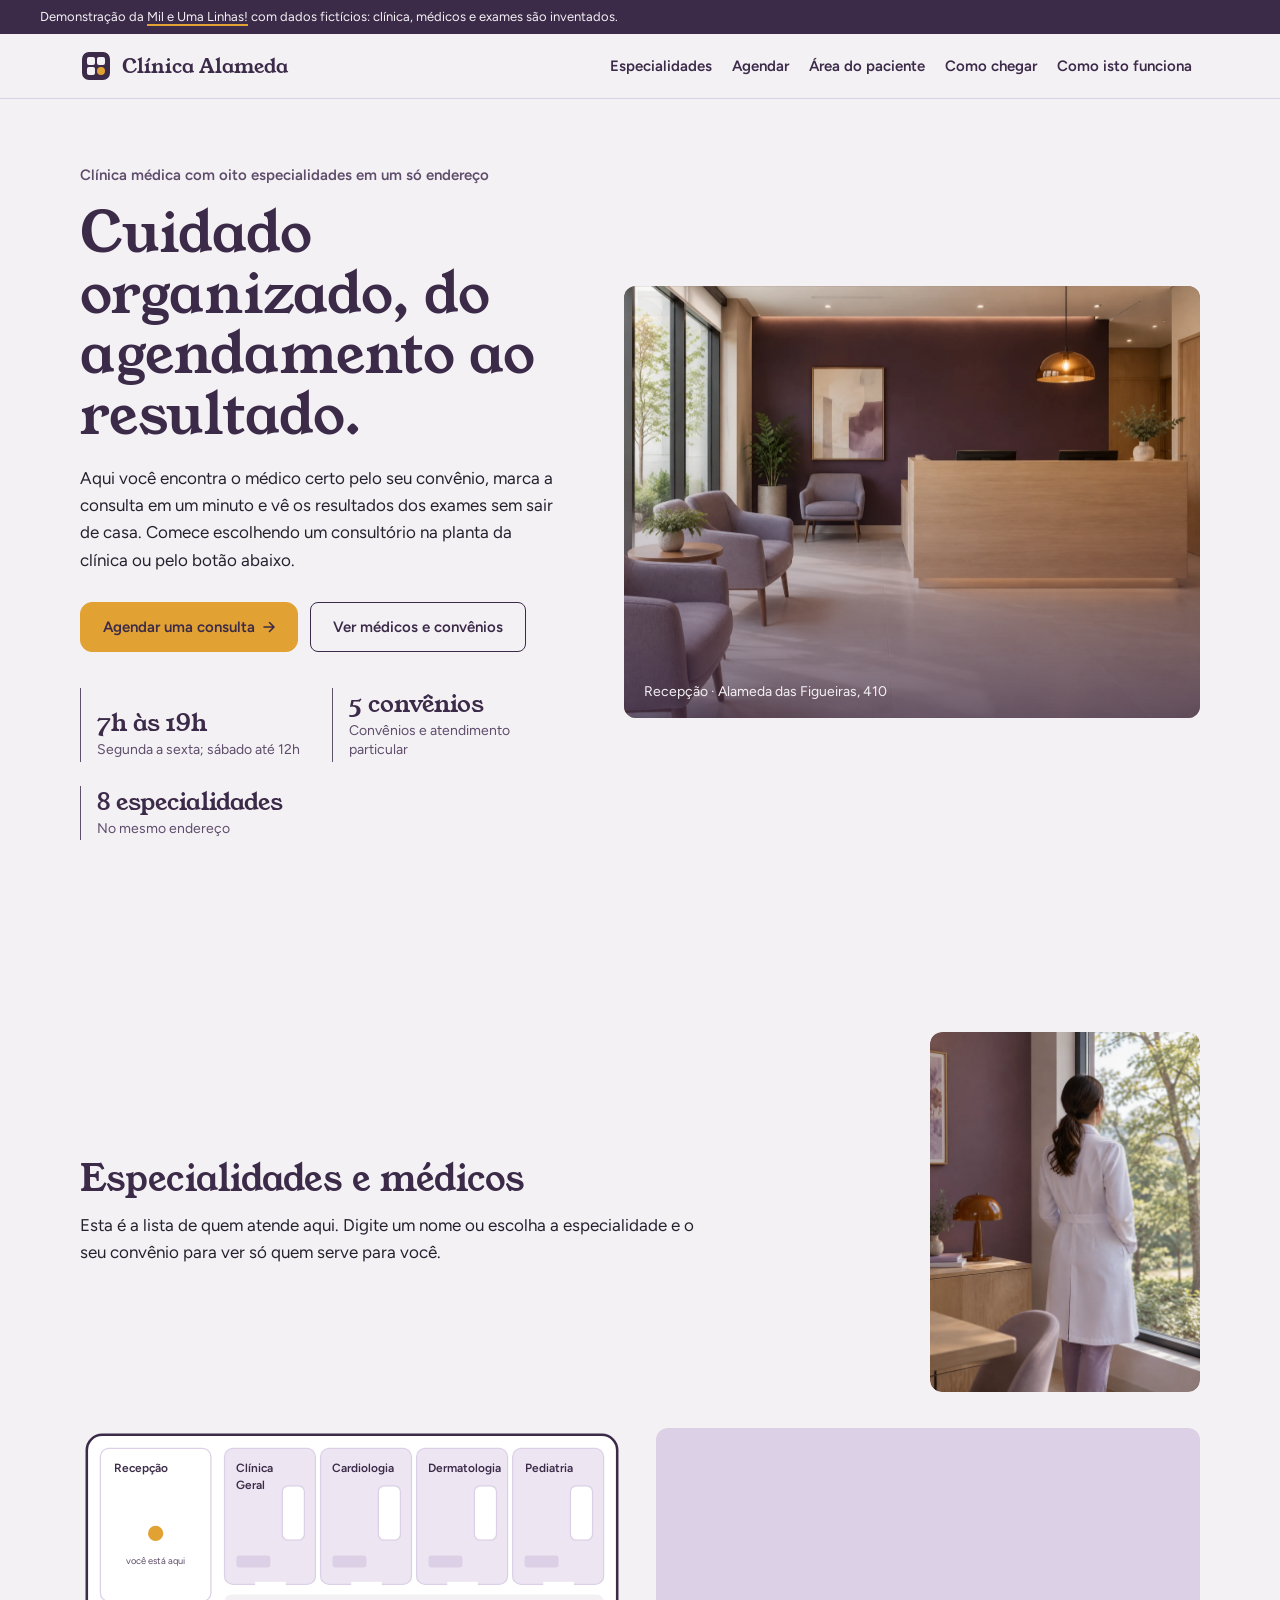
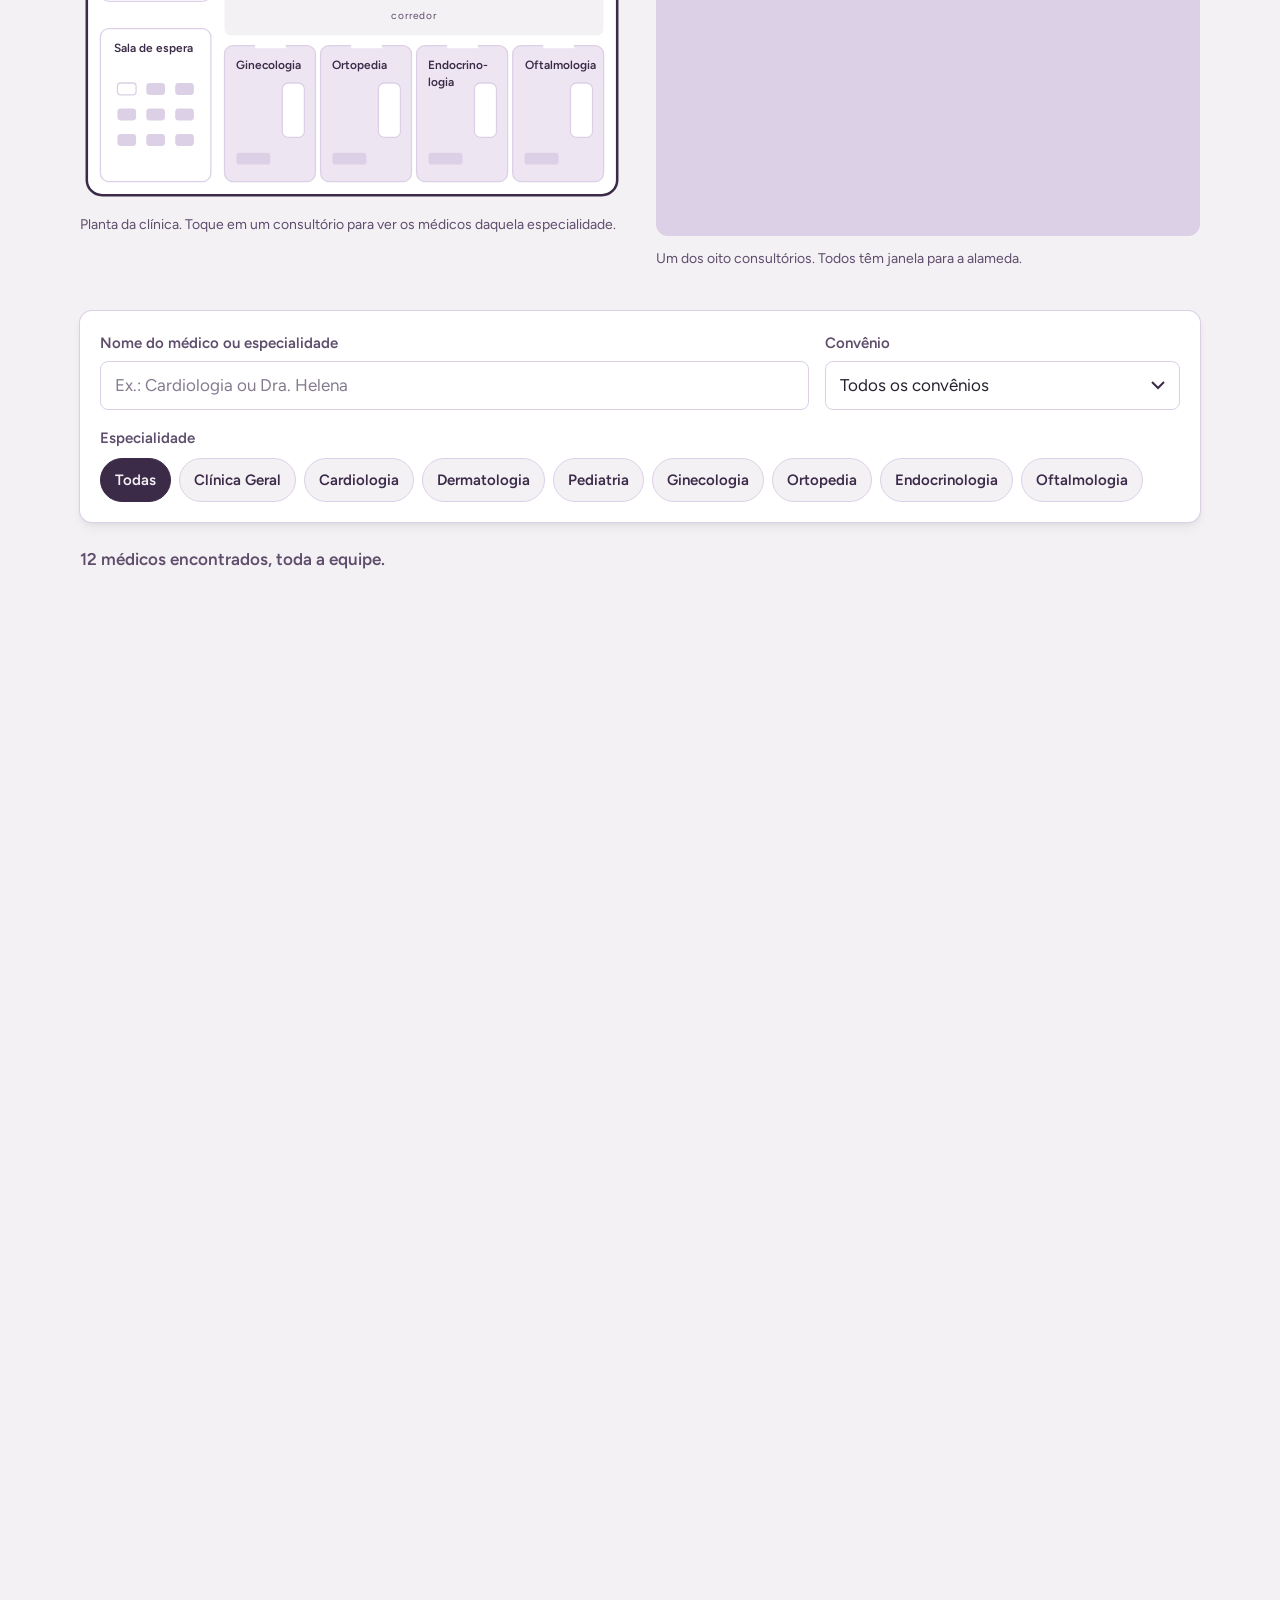
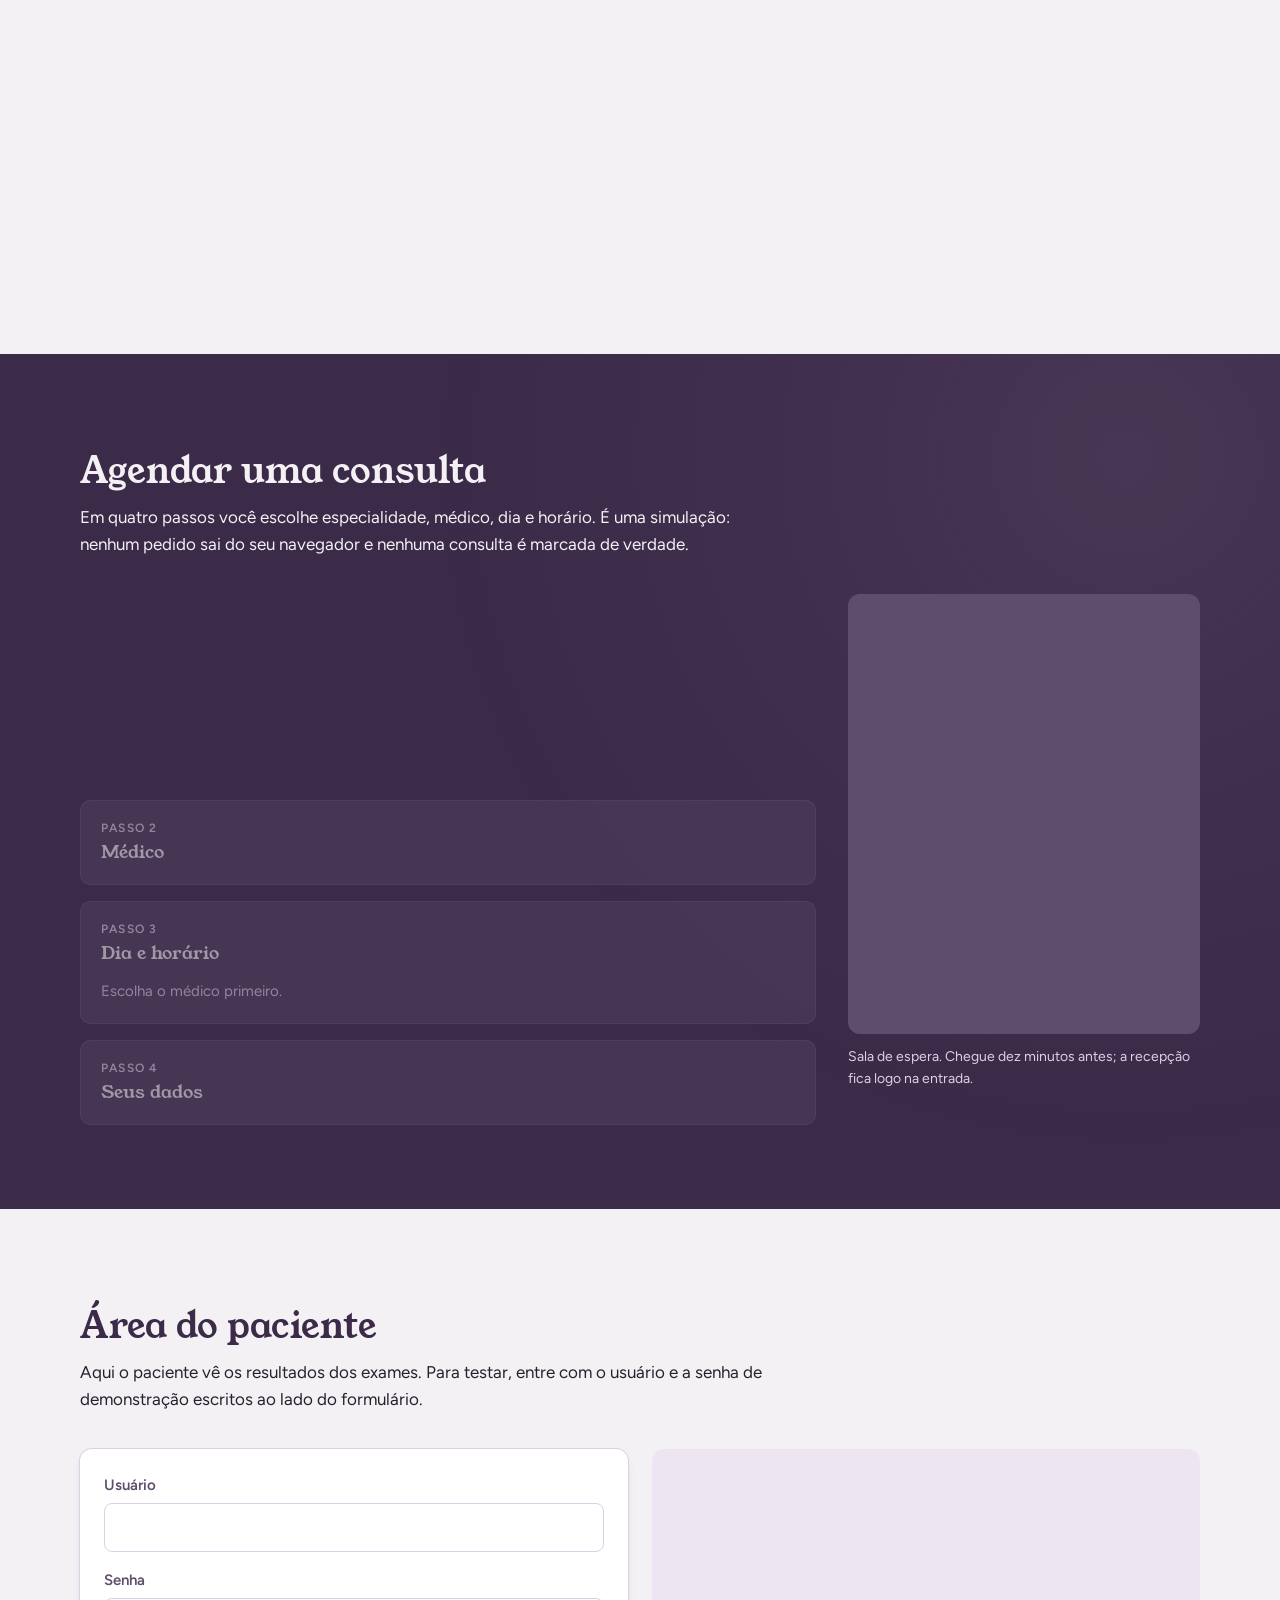
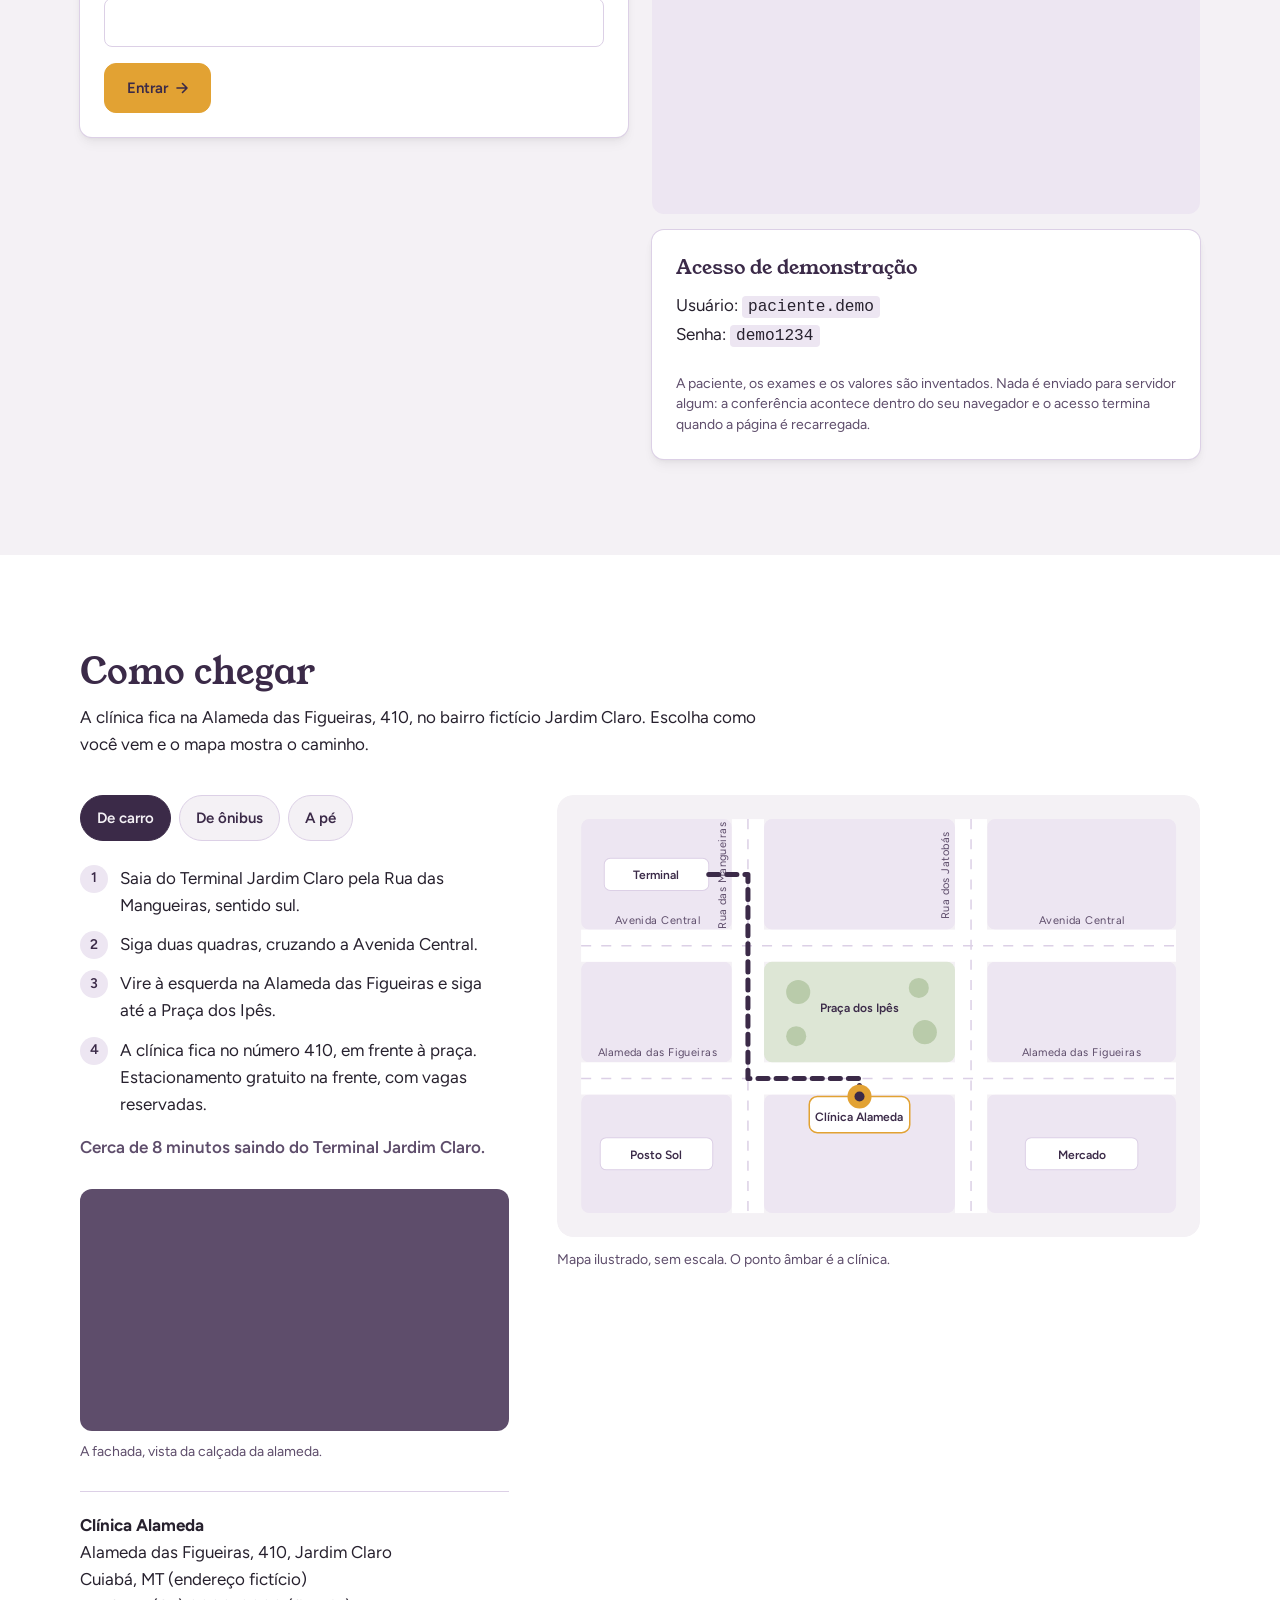
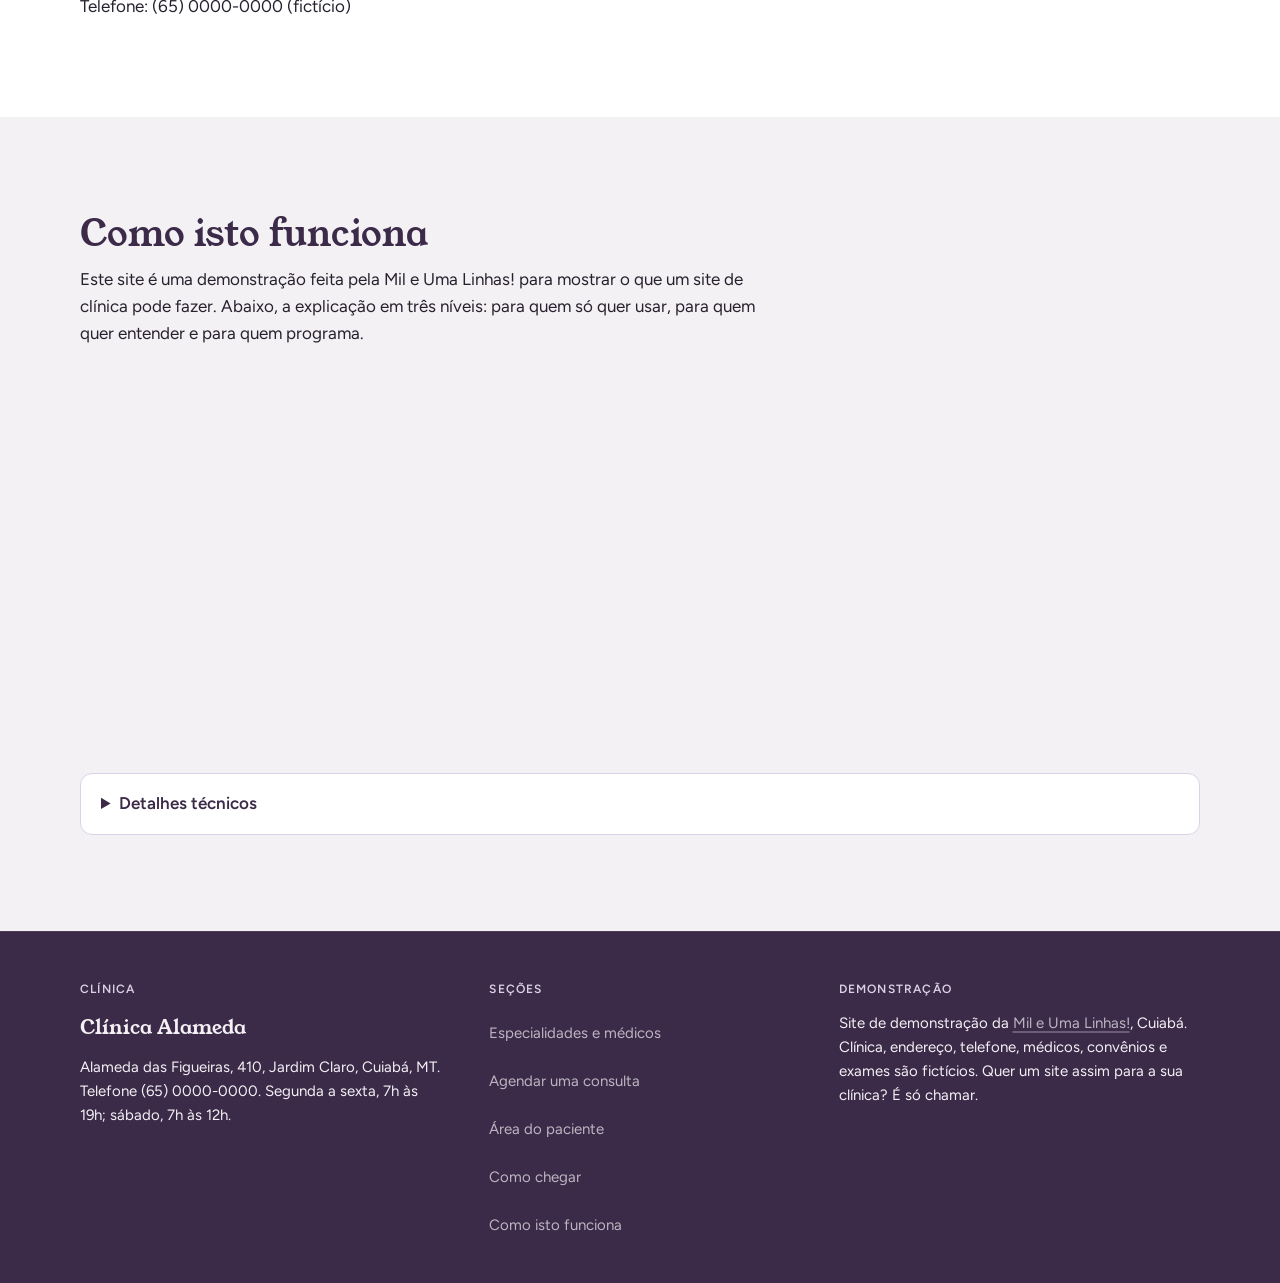
<file: index.html>
<!DOCTYPE html>
<html lang="pt-BR">
<head>
  <meta charset="utf-8">
  <meta name="viewport" content="width=device-width, initial-scale=1">
  <meta http-equiv="Content-Security-Policy" content="default-src 'self'; script-src 'self'; style-src 'self'; img-src 'self' data:; font-src 'self'; connect-src 'none'; object-src 'none'; base-uri 'self'; form-action 'none'">
  <title>Clínica Alameda | Cuidado organizado, do agendamento ao resultado</title>
  <meta name="description" content="Site de demonstração de uma clínica médica fictícia com várias especialidades: busca de médicos por convênio, agendamento simulado, área do paciente e mapa de como chegar. Feito pela Mil e Uma Linhas!.">
  <meta name="theme-color" content="#3B2A48">
  <link rel="canonical" href="https://toshiro01001.github.io/clinica-medica/">
  <link rel="icon" href="favicon.svg" type="image/svg+xml">
  <link rel="preload" href="fonts/young-serif-latin-400-normal.woff2" as="font" type="font/woff2" crossorigin>
  <link rel="preload" href="fonts/figtree-latin-wght-normal.woff2" as="font" type="font/woff2" crossorigin>
  <link rel="stylesheet" href="css/estilo.css">
</head>
<body>
  <a class="pular" href="#conteudo">Pular para o conteúdo</a>

  <p class="faixa-demo">Demonstração da <a href="https://mileumalinhas.com.br">Mil e Uma Linhas!</a> com dados fictícios: clínica, médicos e exames são inventados.</p>

  <header class="topo">
    <div class="miolo topo-miolo">
      <a class="marca" href="#inicio" aria-label="Clínica Alameda, início">
        <svg class="marca-sinal" viewBox="0 0 32 32" aria-hidden="true" focusable="false">
          <rect x="2" y="2" width="28" height="28" rx="7" fill="currentColor"/>
          <rect x="7" y="7" width="8" height="8" rx="2" fill="#F4F1F5"/>
          <rect x="17" y="7" width="8" height="8" rx="2" fill="#F4F1F5"/>
          <rect x="7" y="17" width="8" height="8" rx="2" fill="#F4F1F5"/>
          <circle cx="21" cy="21" r="4" fill="#E2A233"/>
        </svg>
        <span class="marca-nome">Clínica Alameda</span>
      </a>
      <button class="menu-botao" id="menu-botao" type="button" aria-expanded="false" aria-controls="menu">
        <span class="menu-botao-traco" aria-hidden="true"></span>
        <span class="menu-botao-texto">Menu</span>
      </button>
      <nav class="menu" id="menu" aria-label="Seções do site">
        <ul>
          <li><a href="#especialidades">Especialidades</a></li>
          <li><a href="#agendar">Agendar</a></li>
          <li><a href="#paciente">Área do paciente</a></li>
          <li><a href="#como-chegar">Como chegar</a></li>
          <li><a href="#como-funciona">Como isto funciona</a></li>
        </ul>
      </nav>
    </div>
  </header>

  <main id="conteudo">

    <!-- ABERTURA -->
    <section class="hero" id="inicio" aria-labelledby="hero-titulo">
      <div class="miolo hero-grade">
        <div class="hero-texto">
          <p class="hero-chapeu">Clínica médica com oito especialidades em um só endereço</p>
          <h1 id="hero-titulo">Cuidado organizado, do agendamento ao resultado.</h1>
          <p class="hero-apoio">Aqui você encontra o médico certo pelo seu convênio, marca a consulta em um minuto e vê os resultados dos exames sem sair de casa. Comece escolhendo um consultório na planta da clínica ou pelo botão abaixo.</p>
          <div class="hero-acoes">
            <a class="botao botao-principal" href="#agendar">Agendar uma consulta</a>
            <a class="botao botao-secundario" href="#especialidades">Ver médicos e convênios</a>
          </div>
          <dl class="hero-fatos">
            <div><dt>Segunda a sexta; sábado até 12h</dt><dd>7h às 19h</dd></div>
            <div><dt>Convênios e atendimento particular</dt><dd>5 convênios</dd></div>
            <div><dt>No mesmo endereço</dt><dd>8 especialidades</dd></div>
          </dl>
        </div>

        <div class="hero-foto-caixa">
          <img class="hero-foto" src="img/hero.webp" width="1440" height="1080" alt="Recepção de uma clínica com parede cor de ameixa, balcão de madeira clara com dois monitores, poltronas lilás com pés de madeira, plantas, um quadro abstrato, um pendente âmbar aceso e uma janela grande com árvores do lado de fora." fetchpriority="high">
          <span class="hero-veu" aria-hidden="true"></span>
          <p class="hero-legenda">Recepção · Alameda das Figueiras, 410</p>
        </div>
      </div>
    </section>

    <!-- BUSCA -->
    <section class="secao" id="especialidades" aria-labelledby="busca-titulo">
      <div class="miolo">
        <div class="secao-cabeca secao-cabeca-retrato">
          <div>
            <h2 id="busca-titulo">Especialidades e médicos</h2>
            <p>Esta é a lista de quem atende aqui. Digite um nome ou escolha a especialidade e o seu convênio para ver só quem serve para você.</p>
          </div>
          <figure class="especialidades-retrato">
            <img src="img/medica-janela.webp" width="1088" height="1456" alt="Médica adulta de jaleco branco vista de costas, olhando pela janela de um consultório claro, com o rosto fora do quadro." loading="lazy" decoding="async">
          </figure>
        </div>

        <div class="planta-grade">
        <figure class="planta-figura">
          <svg class="planta" viewBox="0 0 640 440" role="group" aria-labelledby="planta-titulo" aria-describedby="planta-desc" id="planta">
            <title id="planta-titulo">Planta da Clínica Alameda</title>
            <desc id="planta-desc">Planta baixa com recepção, sala de espera, um corredor central e oito consultórios, um por especialidade. Cada consultório é um link que filtra a busca de médicos.</desc>
            <rect class="planta-parede" x="8" y="8" width="624" height="424" rx="18"/>

            <g class="planta-sala planta-sala-fixa" data-ordem="0">
              <rect x="24" y="24" width="130" height="180" rx="10"/>
              <text x="40" y="52">Recepção</text>
              <circle class="planta-voce" cx="89" cy="124" r="9"/>
              <text class="planta-voce-texto" x="89" y="160">você está aqui</text>
            </g>
            <g class="planta-sala planta-sala-fixa" data-ordem="1">
              <rect x="24" y="236" width="130" height="180" rx="10"/>
              <text x="40" y="264">Sala de espera</text>
              <g class="planta-cadeiras" aria-hidden="true">
                <rect x="44" y="300" width="22" height="14" rx="4"/><rect x="78" y="300" width="22" height="14" rx="4"/><rect x="112" y="300" width="22" height="14" rx="4"/>
                <rect x="44" y="330" width="22" height="14" rx="4"/><rect x="78" y="330" width="22" height="14" rx="4"/><rect x="112" y="330" width="22" height="14" rx="4"/>
                <rect x="44" y="360" width="22" height="14" rx="4"/><rect x="78" y="360" width="22" height="14" rx="4"/><rect x="112" y="360" width="22" height="14" rx="4"/>
              </g>
            </g>

            <rect class="planta-corredor" x="170" y="196" width="446" height="48" rx="8"/>
            <text class="planta-corredor-texto" x="393" y="225">corredor</text>

            <a class="planta-sala" href="#especialidades" data-esp="clinica-geral" data-ordem="2"><rect x="170" y="24" width="107" height="160" rx="10"/><rect class="planta-mesa" x="184" y="150" width="40" height="14" rx="3"/><rect class="planta-maca" x="238" y="68" width="26" height="64" rx="7"/><text x="184" y="52">Clínica</text><text x="184" y="72">Geral</text><rect class="planta-porta" x="206" y="181" width="36" height="6"/></a>
            <a class="planta-sala" href="#especialidades" data-esp="cardiologia" data-ordem="3"><rect x="283" y="24" width="107" height="160" rx="10"/><rect class="planta-mesa" x="297" y="150" width="40" height="14" rx="3"/><rect class="planta-maca" x="351" y="68" width="26" height="64" rx="7"/><text x="297" y="52">Cardiologia</text><rect class="planta-porta" x="319" y="181" width="36" height="6"/></a>
            <a class="planta-sala" href="#especialidades" data-esp="dermatologia" data-ordem="4"><rect x="396" y="24" width="107" height="160" rx="10"/><rect class="planta-mesa" x="410" y="150" width="40" height="14" rx="3"/><rect class="planta-maca" x="464" y="68" width="26" height="64" rx="7"/><text x="410" y="52">Dermatologia</text><rect class="planta-porta" x="432" y="181" width="36" height="6"/></a>
            <a class="planta-sala" href="#especialidades" data-esp="pediatria" data-ordem="5"><rect x="509" y="24" width="107" height="160" rx="10"/><rect class="planta-mesa" x="523" y="150" width="40" height="14" rx="3"/><rect class="planta-maca" x="577" y="68" width="26" height="64" rx="7"/><text x="523" y="52">Pediatria</text><rect class="planta-porta" x="545" y="181" width="36" height="6"/></a>

            <a class="planta-sala" href="#especialidades" data-esp="ginecologia" data-ordem="6"><rect x="170" y="256" width="107" height="160" rx="10"/><rect class="planta-mesa" x="184" y="382" width="40" height="14" rx="3"/><rect class="planta-maca" x="238" y="300" width="26" height="64" rx="7"/><text x="184" y="284">Ginecologia</text><rect class="planta-porta" x="206" y="253" width="36" height="6"/></a>
            <a class="planta-sala" href="#especialidades" data-esp="ortopedia" data-ordem="7"><rect x="283" y="256" width="107" height="160" rx="10"/><rect class="planta-mesa" x="297" y="382" width="40" height="14" rx="3"/><rect class="planta-maca" x="351" y="300" width="26" height="64" rx="7"/><text x="297" y="284">Ortopedia</text><rect class="planta-porta" x="319" y="253" width="36" height="6"/></a>
            <a class="planta-sala" href="#especialidades" data-esp="endocrinologia" data-ordem="8"><rect x="396" y="256" width="107" height="160" rx="10"/><rect class="planta-mesa" x="410" y="382" width="40" height="14" rx="3"/><rect class="planta-maca" x="464" y="300" width="26" height="64" rx="7"/><text x="410" y="284">Endocrino-</text><text x="410" y="304">logia</text><rect class="planta-porta" x="432" y="253" width="36" height="6"/></a>
            <a class="planta-sala" href="#especialidades" data-esp="oftalmologia" data-ordem="9"><rect x="509" y="256" width="107" height="160" rx="10"/><rect class="planta-mesa" x="523" y="382" width="40" height="14" rx="3"/><rect class="planta-maca" x="577" y="300" width="26" height="64" rx="7"/><text x="523" y="284">Oftalmologia</text><rect class="planta-porta" x="545" y="253" width="36" height="6"/></a>
          </svg>
          <figcaption>Planta da clínica. Toque em um consultório para ver os médicos daquela especialidade.</figcaption>
        </figure>
        <figure class="consultorio-foto">
          <img src="img/consultorio-maca.webp" width="1456" height="1088" alt="Consultório claro com maca estofada em lilás, mesa de madeira clara com luminária âmbar acesa, cadeira, planta e janela com árvores." loading="lazy" decoding="async">
          <figcaption>Um dos oito consultórios. Todos têm janela para a alameda.</figcaption>
        </figure>
        </div>

        <form class="busca" id="busca" role="search" aria-label="Buscar médicos">
          <div class="busca-linha">
            <label class="campo">
              <span class="campo-rotulo">Nome do médico ou especialidade</span>
              <input type="search" id="busca-texto" name="texto" placeholder="Ex.: Cardiologia ou Dra. Helena" autocomplete="off">
            </label>
            <label class="campo">
              <span class="campo-rotulo">Convênio</span>
              <select id="busca-convenio" name="convenio">
                <option value="">Todos os convênios</option>
              </select>
            </label>
          </div>
          <fieldset class="chips">
            <legend class="campo-rotulo">Especialidade</legend>
            <div class="chips-lista" id="busca-chips">
              <label class="chip"><input type="radio" name="esp" value="" checked><span>Todas</span></label>
            </div>
          </fieldset>
        </form>

        <p class="busca-resumo" id="busca-resumo" aria-live="polite">Carregando a lista de médicos.</p>
        <ul class="medicos" id="busca-lista" aria-label="Resultados da busca"></ul>
      </div>
    </section>

    <!-- AGENDAMENTO -->
    <section class="secao secao-escura" id="agendar" aria-labelledby="agendar-titulo">
      <canvas class="secao-orbe" id="agendar-orbe" aria-hidden="true"></canvas>
      <div class="miolo">
        <div class="secao-cabeca">
          <h2 id="agendar-titulo">Agendar uma consulta</h2>
          <p>Em quatro passos você escolhe especialidade, médico, dia e horário. É uma simulação: nenhum pedido sai do seu navegador e nenhuma consulta é marcada de verdade.</p>
        </div>

        <div class="agenda-grade">
        <aside class="agenda-foto">
          <figure>
            <img src="img/sala-espera-poltronas.webp" width="1165" height="1456" alt="Sala de espera silenciosa com poltronas lilás de pés de madeira, mesa lateral com revistas fechadas, planta alta e janela com luz de tarde." loading="lazy" decoding="async">
            <figcaption>Sala de espera. Chegue dez minutos antes; a recepção fica logo na entrada.</figcaption>
          </figure>
        </aside>
        <form class="agenda" id="agenda" novalidate>
          <ol class="passos">
            <li class="passo" id="passo-1">
              <h3><span class="passo-num" aria-hidden="true">1</span> Especialidade</h3>
              <label class="campo">
                <span class="campo-rotulo">Qual especialidade você precisa?</span>
                <select id="ag-esp" name="esp" required>
                  <option value="">Escolha uma especialidade</option>
                </select>
              </label>
            </li>

            <li class="passo esta-bloqueado" id="passo-2">
              <h3><span class="passo-num" aria-hidden="true">2</span> Médico</h3>
              <fieldset class="opcoes" id="ag-medicos">
                <legend class="campo-rotulo">Com quem você quer consultar?</legend>
                <p class="passo-ajuda">Escolha a especialidade primeiro.</p>
              </fieldset>
            </li>

            <li class="passo esta-bloqueado" id="passo-3">
              <h3><span class="passo-num" aria-hidden="true">3</span> Dia e horário</h3>
              <p class="passo-ajuda" id="ag-cal-ajuda">Escolha o médico primeiro.</p>
              <div class="calendario" id="ag-cal" hidden>
                <div class="calendario-topo">
                  <button type="button" class="botao-icone" id="cal-anterior" aria-label="Mês anterior">&#8249;</button>
                  <h4 id="cal-mes" aria-live="polite">Mês</h4>
                  <button type="button" class="botao-icone" id="cal-proximo" aria-label="Próximo mês">&#8250;</button>
                </div>
                <div class="calendario-grade" id="cal-grade" aria-label="Dias do mês"></div>
                <p class="legenda">Os dias em que o médico atende aparecem marcados. Dias passados e fins de semana sem atendimento ficam desativados.</p>
              </div>
              <div class="horarios" id="ag-horarios" hidden>
                <p class="campo-rotulo" id="horarios-rotulo">Horários livres</p>
                <div class="horarios-lista" id="horarios-lista" role="radiogroup" aria-labelledby="horarios-rotulo"></div>
              </div>
            </li>

            <li class="passo esta-bloqueado" id="passo-4">
              <h3><span class="passo-num" aria-hidden="true">4</span> Seus dados</h3>
              <div class="busca-linha">
                <label class="campo">
                  <span class="campo-rotulo">Nome completo</span>
                  <input type="text" id="ag-nome" name="nome" autocomplete="off" required minlength="3">
                </label>
                <label class="campo">
                  <span class="campo-rotulo">Telefone com DDD</span>
                  <input type="tel" id="ag-fone" name="fone" inputmode="numeric" placeholder="(65) 90000-0000" autocomplete="off" required>
                </label>
                <label class="campo">
                  <span class="campo-rotulo">Convênio</span>
                  <select id="ag-convenio" name="convenio" required></select>
                </label>
              </div>
              <label class="marcar">
                <input type="checkbox" id="ag-guardar" name="guardar" role="switch">
                <span class="interruptor" aria-hidden="true"></span>
                <span>Guardar este agendamento neste navegador (fica só no seu aparelho; você pode apagar quando quiser).</span>
              </label>
              <p class="erro" id="ag-erro" role="alert" hidden></p>
              <button class="botao botao-principal" type="submit">Confirmar agendamento simulado</button>
            </li>
          </ol>
        </form>
        </div>

        <div class="confirmacao" id="ag-resumo" role="status" aria-live="polite" hidden></div>

        <div class="meus" id="meus" hidden>
          <h3>Agendamentos guardados neste navegador</h3>
          <ul id="meus-lista"></ul>
          <button class="botao botao-secundario" type="button" id="meus-apagar">Apagar todos</button>
        </div>
      </div>
    </section>

    <!-- ÁREA DO PACIENTE -->
    <section class="secao" id="paciente" aria-labelledby="paciente-titulo">
      <div class="miolo">
        <div class="secao-cabeca">
          <h2 id="paciente-titulo">Área do paciente</h2>
          <p>Aqui o paciente vê os resultados dos exames. Para testar, entre com o usuário e a senha de demonstração escritos ao lado do formulário.</p>
        </div>

        <div class="paciente-grade" id="paciente-entrada">
          <form class="login" id="login" novalidate>
            <label class="campo">
              <span class="campo-rotulo">Usuário</span>
              <input type="text" id="login-usuario" name="usuario" autocomplete="off" autocapitalize="none" spellcheck="false" required>
            </label>
            <label class="campo">
              <span class="campo-rotulo">Senha</span>
              <input type="password" id="login-senha" name="senha" autocomplete="off" required>
            </label>
            <p class="erro" id="login-erro" role="alert" hidden></p>
            <button class="botao botao-principal" type="submit">Entrar</button>
          </form>
          <div class="paciente-lado">
            <figure class="paciente-foto">
              <img src="img/corredor-consultorios.webp" width="1456" height="970" alt="Corredor de clínica com portas de madeira clara e placas em branco, piso claro, luz âmbar de arandelas e uma janela ao fundo." loading="lazy" decoding="async">
            </figure>
            <aside class="dica" aria-label="Dados de acesso de demonstração">
              <h3>Acesso de demonstração</h3>
              <p>Usuário: <code>paciente.demo</code><br>Senha: <code>demo1234</code></p>
              <p class="legenda">A paciente, os exames e os valores são inventados. Nada é enviado para servidor algum: a conferência acontece dentro do seu navegador e o acesso termina quando a página é recarregada.</p>
            </aside>
          </div>
        </div>

        <div class="painel" id="painel" hidden>
          <div class="painel-topo">
            <div class="painel-fato">
              <p class="painel-ola">Olá, <strong id="painel-nome">paciente</strong></p>
              <p class="legenda" id="painel-info"></p>
            </div>
            <button class="botao botao-secundario" type="button" id="sair">Sair</button>
          </div>

          <div class="painel-grade">
            <div class="painel-exames">
              <div class="painel-exames-cabeca">
                <div>
                  <h3>Seus exames</h3>
                  <p class="legenda">Abra um exame para ver os valores e a faixa de referência. Valores fora da faixa aparecem marcados.</p>
                </div>
                <figure class="exames-foto">
                  <img src="img/bancada-exames.webp" width="1024" height="1024" alt="Bancada de laboratório clara com tubos de ensaio em suporte, uma mão adulta com luva lilás segurando um tubo e um caderno fechado." loading="lazy" decoding="async">
                </figure>
              </div>
              <div class="exames-resumo">
                <div class="anel" aria-hidden="true">
                  <svg class="anel-svg" viewBox="0 0 96 96" focusable="false">
                    <defs>
                      <linearGradient id="anel-grad" x1="0" y1="0" x2="1" y2="1">
                        <stop offset="0" stop-color="#DCD0E6"/>
                        <stop offset="0.55" stop-color="#5E4D6B"/>
                        <stop offset="1" stop-color="#E2A233"/>
                      </linearGradient>
                    </defs>
                    <circle class="anel-trilho" cx="48" cy="48" r="42"/>
                    <circle class="anel-arco" id="anel-arco" cx="48" cy="48" r="42" stroke-dasharray="0 264" transform="rotate(-90 48 48)"/>
                  </svg>
                  <p class="anel-valor" id="anel-valor">0/0</p>
                </div>
                <p class="exames-resumo-texto" id="exames-resumo-texto">Carregando o resumo dos exames.</p>
              </div>
              <div id="exames-lista"></div>
            </div>
            <div class="painel-grafico">
              <h3>Glicemia em jejum nos últimos meses</h3>
              <p class="legenda">A faixa colorida é a referência (70 a 99 mg/dL). Cada ponto é um exame.</p>
              <svg class="grafico" id="grafico" viewBox="0 0 520 260" role="img" aria-labelledby="grafico-titulo"><title id="grafico-titulo">Gráfico da glicemia em jejum por mês</title></svg>
              <table class="tabela-grafico" id="grafico-tabela"><caption class="visual-oculto">Valores do gráfico</caption></table>
            </div>
          </div>
        </div>
      </div>
    </section>

    <!-- COMO CHEGAR -->
    <section class="secao secao-clara" id="como-chegar" aria-labelledby="chegar-titulo">
      <div class="miolo">
        <div class="secao-cabeca">
          <h2 id="chegar-titulo">Como chegar</h2>
          <p>A clínica fica na Alameda das Figueiras, 410, no bairro fictício Jardim Claro. Escolha como você vem e o mapa mostra o caminho.</p>
        </div>

        <div class="chegar-grade">
          <div class="chegar-controles">
            <div class="chegar-modos" role="group" aria-label="Modo de transporte">
              <button type="button" class="modo" data-modo="carro" aria-pressed="true">De carro</button>
              <button type="button" class="modo" data-modo="onibus" aria-pressed="false">De ônibus</button>
              <button type="button" class="modo" data-modo="pe" aria-pressed="false">A pé</button>
            </div>
            <ol class="chegar-passos" id="chegar-passos" aria-live="polite"></ol>
            <figure class="chegar-foto">
              <img src="img/fachada-alameda.webp" width="1456" height="816" alt="Fachada de clínica térrea com porta de vidro, parede ameixa, calçada arborizada e luz de fim de tarde entre as árvores da alameda." loading="lazy" decoding="async">
              <figcaption>A fachada, vista da calçada da alameda.</figcaption>
            </figure>
            <address class="endereco">
              <strong>Clínica Alameda</strong><br>
              Alameda das Figueiras, 410, Jardim Claro<br>
              Cuiabá, MT (endereço fictício)<br>
              Telefone: (65) 0000-0000 (fictício)
            </address>
          </div>

          <figure class="mapa-figura">
            <svg class="mapa" id="mapa" viewBox="0 0 640 440" role="img" aria-labelledby="mapa-titulo mapa-desc">
              <title id="mapa-titulo">Mapa ilustrado de como chegar à Clínica Alameda</title>
              <desc id="mapa-desc">Mapa simplificado do bairro com a Avenida Central, o Terminal Jardim Claro, a Praça dos Ipês e o Mercado Boa Mesa. A clínica fica na Alameda das Figueiras. As rotas de carro, ônibus e a pé são desenhadas sobre o mapa conforme a escolha.</desc>
              <rect class="mapa-fundo" x="0" y="0" width="640" height="440" rx="16"/>
              <g class="mapa-quadras" aria-hidden="true">
                <rect x="24" y="24" width="150" height="110" rx="8"/>
                <rect x="206" y="24" width="190" height="110" rx="8"/>
                <rect x="428" y="24" width="188" height="110" rx="8"/>
                <rect x="24" y="166" width="150" height="100" rx="8"/>
                <rect x="428" y="166" width="188" height="100" rx="8"/>
                <rect x="24" y="298" width="150" height="118" rx="8"/>
                <rect x="206" y="298" width="190" height="118" rx="8"/>
                <rect x="428" y="298" width="188" height="118" rx="8"/>
              </g>
              <g class="mapa-vias" aria-hidden="true">
                <rect x="174" y="24" width="32" height="392"/>
                <rect x="396" y="24" width="32" height="392"/>
                <rect x="24" y="134" width="592" height="32"/>
                <rect x="24" y="266" width="592" height="32"/>
                <g class="mapa-faixas">
                  <line x1="24" y1="150" x2="616" y2="150"/>
                  <line x1="24" y1="282" x2="616" y2="282"/>
                  <line x1="190" y1="24" x2="190" y2="416"/>
                  <line x1="412" y1="24" x2="412" y2="416"/>
                </g>
              </g>
              <g class="mapa-ruas" aria-hidden="true">
                <text x="100" y="128" text-anchor="middle">Avenida Central</text>
                <text x="522" y="128" text-anchor="middle">Avenida Central</text>
                <text x="100" y="260" text-anchor="middle">Alameda das Figueiras</text>
                <text x="522" y="260" text-anchor="middle">Alameda das Figueiras</text>
                <text transform="translate(168 80) rotate(-90)" text-anchor="middle">Rua das Mangueiras</text>
                <text transform="translate(390 80) rotate(-90)" text-anchor="middle">Rua dos Jatobás</text>
              </g>
              <g class="mapa-verde" aria-hidden="true">
                <rect x="206" y="166" width="190" height="100" rx="8"/>
                <circle cx="240" cy="196" r="12"/><circle cx="366" cy="236" r="12"/><circle cx="360" cy="192" r="10"/><circle cx="238" cy="240" r="10"/>
              </g>
              <g class="mapa-pontos">
                <g class="mapa-ponto" transform="translate(99,79)"><rect x="-52" y="-16" width="104" height="32" rx="6"/><text y="5" text-anchor="middle">Terminal</text></g>
                <g class="mapa-ponto" transform="translate(301,216)"><text text-anchor="middle">Praça dos Ipês</text></g>
                <g class="mapa-ponto" transform="translate(522,357)"><rect x="-56" y="-16" width="112" height="32" rx="6"/><text y="5" text-anchor="middle">Mercado</text></g>
                <g class="mapa-ponto" transform="translate(99,357)"><rect x="-56" y="-16" width="112" height="32" rx="6"/><text y="5" text-anchor="middle">Posto Sol</text></g>
              </g>
              <g class="mapa-rotas">
                <polyline class="rota" data-rota="carro" points="151,79 190,79 190,282 301,282 301,292"/>
                <polyline class="rota" data-rota="onibus" points="151,79 190,79 190,150 412,150 412,282 301,282 301,292"/>
                <polyline class="rota" data-rota="pe" points="330,240 330,282 301,282 301,292"/>
              </g>
              <g class="mapa-clinica" transform="translate(301,300)">
                <rect x="-50" y="0" width="100" height="36" rx="8"/>
                <circle cx="0" cy="0" r="12"/>
                <circle cx="0" cy="0" r="5"/>
                <text y="24" text-anchor="middle">Clínica Alameda</text>
              </g>
            </svg>
            <figcaption>Mapa ilustrado, sem escala. O ponto âmbar é a clínica.</figcaption>
          </figure>
        </div>
      </div>
    </section>

    <!-- COMO ISTO FUNCIONA -->
    <section class="secao" id="como-funciona" aria-labelledby="funciona-titulo">
      <div class="miolo">
        <div class="secao-cabeca">
          <h2 id="funciona-titulo">Como isto funciona</h2>
          <p>Este site é uma demonstração feita pela Mil e Uma Linhas! para mostrar o que um site de clínica pode fazer. Abaixo, a explicação em três níveis: para quem só quer usar, para quem quer entender e para quem programa.</p>
        </div>

        <div class="funciona-grade">
          <article class="funciona-bloco">
            <h3>Para quem usa</h3>
            <p>Você encontra o médico pelo convênio, marca uma consulta escolhendo dia e horário, entra na área do paciente para ver exames e descobre como chegar. Tudo responde na hora, sem esperar carregar.</p>
          </article>
          <article class="funciona-bloco">
            <h3>Por dentro, em linguagem comum</h3>
            <p>A lista de médicos, os horários e os exames estão escritos dentro do próprio site, como uma agenda de papel. Quando você filtra ou agenda, o navegador do seu aparelho faz a conta e desenha a resposta. Nada é enviado para a internet. Se você marcar "guardar neste navegador", o agendamento fica salvo só no seu aparelho.</p>
          </article>
          <article class="funciona-bloco">
            <h3>Em um site de verdade</h3>
            <p>A clínica teria um sistema por trás: a lista de médicos viria do cadastro real, a agenda conferiria horários ocupados de fato e a área do paciente exigiria senha individual e sigilo. Esta demonstração mostra a cara e o comportamento; o motor é o próximo passo.</p>
          </article>
        </div>

        <details class="tecnico">
          <summary>Detalhes técnicos</summary>
          <div class="tecnico-corpo">
            <ul>
              <li>HTML, CSS e JavaScript puros. Nenhum framework, nenhuma biblioteca, nenhum CDN, nenhuma fonte externa, nenhum analytics.</li>
              <li>Fontes Young Serif e Figtree servidas localmente em <code>fonts/</code> (licença SIL OFL, arquivos de licença na pasta).</li>
              <li><code>Content-Security-Policy</code> por meta tag: <code>default-src 'self'</code>, sem script inline, sem estilo inline, <code>connect-src 'none'</code>, <code>form-action 'none'</code>. Os formulários são interceptados em JavaScript e nunca enviam nada.</li>
              <li>Dados fictícios em <code>js/dados.js</code> (médicos, convênios, exames, rotas). Comportamento em <code>js/app.js</code>: busca com filtro, calendário gerado por mês com horários derivados do turno de cada médico, login de demonstração com conferência local, gráfico SVG desenhado a partir dos dados e mapa com rotas alternadas por classe CSS.</li>
              <li><code>localStorage</code> só na chave <code>clinica-alameda-agendamentos</code>, e só se o visitante marcar a caixa. O acesso da área do paciente fica em memória e some ao recarregar.</li>
              <li>Acessibilidade: contraste AA verificado, foco visível, navegação por teclado em planta, calendário e horários, <code>aria-live</code> nos resultados, planta e mapa com título e descrição em SVG, tabela oculta com os valores do gráfico.</li>
              <li>Testes com Playwright em <code>tests/site.cjs</code>: 1280x900, iPhone 13 e 320px, verificando erros de console, rolagem horizontal, textos cortados e as quatro funções.</li>
            </ul>
          </div>
        </details>
      </div>
    </section>
  </main>

  <footer class="rodape">
    <div class="miolo rodape-grade">
      <div>
        <p class="rodape-titulo">Clínica</p>
        <p class="rodape-marca">Clínica Alameda</p>
        <p>Alameda das Figueiras, 410, Jardim Claro, Cuiabá, MT.<br>Telefone (65) 0000-0000. Segunda a sexta, 7h às 19h; sábado, 7h às 12h.</p>
      </div>
      <nav aria-label="Atalhos do rodapé">
        <p class="rodape-titulo">Seções</p>
        <ul class="rodape-links">
          <li><a href="#especialidades">Especialidades e médicos</a></li>
          <li><a href="#agendar">Agendar uma consulta</a></li>
          <li><a href="#paciente">Área do paciente</a></li>
          <li><a href="#como-chegar">Como chegar</a></li>
          <li><a href="#como-funciona">Como isto funciona</a></li>
        </ul>
      </nav>
      <div>
        <p class="rodape-titulo">Demonstração</p>
        <p>Site de demonstração da <a href="https://mileumalinhas.com.br">Mil e Uma Linhas!</a>, Cuiabá. Clínica, endereço, telefone, médicos, convênios e exames são fictícios. Quer um site assim para a sua clínica? É só chamar.</p>
      </div>
    </div>
  </footer>

  <script src="js/dados.js" defer></script>
  <script src="js/app.js" defer></script>
</body>
</html>
</file>
<file: css/estilo.css>
/* Clínica Alameda: folha de estilo única. Paleta e tipografia em docs/identidade.md. */

@font-face {
  font-family: "Young Serif";
  font-style: normal;
  font-weight: 400;
  font-display: swap;
  src: url("../fonts/young-serif-latin-400-normal.woff2") format("woff2");
}
@font-face {
  font-family: "Figtree";
  font-style: normal;
  font-weight: 300 900;
  font-display: swap;
  src: url("../fonts/figtree-latin-wght-normal.woff2") format("woff2-variations");
}

:root {
  --nevoa: #F4F1F5;
  --branco: #FFFFFF;
  --ameixa: #3B2A48;
  --ameixa-clara: #5E4D6B;
  --tinta: #27212E;
  --lavanda: #DCD0E6;
  --lavanda-clara: #EDE6F2;
  --ambar: #E2A233;
  --ambar-texto: #7A4A05;
  --ambar-fundo: #FBF0DA;
  --alerta: #8E2E2E;
  --alerta-fundo: #F8E4E4;

  --serif: "Young Serif", Georgia, "Times New Roman", serif;
  --sans: "Figtree", "Segoe UI", Roboto, Arial, sans-serif;

  --raio: 12px;
  --raio-campo: 8px;
  --largura: 1120px;
  --margem: 20px;
  --secao: 64px;
  --foco: 0 0 0 3px var(--branco), 0 0 0 6px var(--ameixa);

  /* Leva final: anel de 1px + sombra em seis passos a 3% (oemsz26), quase invisível para respeitar a regra de nenhuma sombra */
  --anel: 0 0 0 1px var(--lavanda);
  --sombra-seis: 0 0 0 1px var(--lavanda), 0 0.5px 1px rgba(39, 33, 46, 0.03), 0 1px 2px rgba(39, 33, 46, 0.03), 0 2px 4px rgba(39, 33, 46, 0.03), 0 4px 8px rgba(39, 33, 46, 0.03), 0 8px 12px rgba(39, 33, 46, 0.03);
  --sombra-media: 0 0 0 1px var(--lavanda), 0 2px 6px rgba(39, 33, 46, 0.08);
  --seta: url("data:image/svg+xml;utf8,<svg xmlns='http://www.w3.org/2000/svg' width='12' height='12' viewBox='0 0 12 12'><path d='M1 6h10M6.5 1.5L11 6l-4.5 4.5' fill='none' stroke='%233B2A48' stroke-width='1.6' stroke-linecap='round' stroke-linejoin='round'/></svg>");
}

@media (min-width: 720px) {
  :root { --margem: 40px; --secao: 96px; }
}

*, *::before, *::after { box-sizing: border-box; }

html { scroll-behavior: smooth; -webkit-text-size-adjust: 100%; }

body {
  margin: 0;
  background: var(--nevoa);
  color: var(--tinta);
  font-family: var(--sans);
  font-size: 1.0625rem;
  line-height: 1.6;
  font-weight: 400;
  overflow-wrap: anywhere;
}

h1, h2, h3, h4 {
  font-family: var(--serif);
  font-weight: 400;
  color: var(--ameixa);
  margin: 0;
}
h1 { font-size: clamp(2.25rem, 1.5rem + 3vw, 3.5rem); line-height: 1.08; }
h2 { font-size: clamp(1.75rem, 1.35rem + 1.5vw, 2.25rem); line-height: 1.15; }
h3 { font-size: 1.25rem; line-height: 1.3; }
h4 { font-size: 1.0625rem; line-height: 1.3; }

p { margin: 0; }
p + p { margin-top: 12px; }
a { color: var(--ameixa); text-decoration-color: var(--lavanda); text-decoration-thickness: 2px; text-underline-offset: 3px; }
a:hover { text-decoration-color: var(--ameixa); }
code { font-family: ui-monospace, "SF Mono", Menlo, Consolas, monospace; font-size: 0.95em; background: var(--lavanda-clara); padding: 2px 6px; border-radius: 4px; }
ul, ol { margin: 0; padding: 0; }
button, input, select { font: inherit; color: inherit; }
img, svg { max-width: 100%; height: auto; display: block; }

:focus-visible { outline: none; box-shadow: var(--foco); border-radius: 4px; }
[hidden] { display: none !important; }

.visual-oculto {
  position: absolute !important; width: 1px; height: 1px; padding: 0; margin: -1px;
  overflow: hidden; clip: rect(0 0 0 0); white-space: nowrap; border: 0;
}

.miolo { width: min(100% - 2 * var(--margem), var(--largura)); margin-inline: auto; }

.legenda { font-size: 0.875rem; line-height: 1.45; color: var(--ameixa-clara); }

/* Pular para o conteúdo */
.pular {
  position: absolute; left: 16px; top: -100px; z-index: 50;
  background: var(--ameixa); color: var(--nevoa); padding: 10px 16px; border-radius: var(--raio-campo);
}
.pular:focus { top: 12px; }

/* Faixa de demonstração */
.faixa-demo {
  background: var(--ameixa);
  color: var(--nevoa);
  font-size: 0.8125rem;
  line-height: 1.4;
  text-align: left;
  padding: 8px var(--margem);
}
.faixa-demo a { color: var(--nevoa); text-decoration-color: var(--ambar); }

/* Topo */
.topo {
  position: sticky; top: 0; z-index: 40;
  background: var(--nevoa);
  border-bottom: 1px solid var(--lavanda);
  transition: background-color 300ms ease, color 300ms ease, border-color 300ms ease, backdrop-filter 300ms ease;
}
/* Glass header (vesper): ao rolar mais de 20px, Ameixa a 80% com blur de 8px e hairline Lavanda a 10% */
.topo.esta-rolado {
  background: rgba(59, 42, 72, 0.8);
  -webkit-backdrop-filter: blur(8px);
  backdrop-filter: blur(8px);
  border-bottom-color: rgba(220, 208, 230, 0.1);
  color: var(--nevoa);
}
.topo.esta-rolado .marca, .topo.esta-rolado .menu a, .topo.esta-rolado .menu-botao { color: var(--nevoa); }
.topo.esta-rolado .marca-sinal rect:first-child { fill: var(--nevoa); }
.topo.esta-rolado .marca-sinal rect:not(:first-child) { fill: var(--ameixa); }
.topo.esta-rolado .menu-botao { border-color: rgba(220, 208, 230, 0.4); }
.topo.esta-rolado .menu a:hover { background: rgba(244, 241, 245, 0.12); }
.topo.esta-rolado .menu.esta-aberto { background: transparent; }
.topo-miolo { display: flex; align-items: center; justify-content: space-between; gap: 16px; min-height: 64px; flex-wrap: wrap; }
.marca { display: inline-flex; align-items: center; gap: 10px; text-decoration: none; color: var(--ameixa); flex: 1; min-width: 0; }
.marca-sinal { width: 32px; height: 32px; flex: none; }
.marca-nome { font-family: var(--serif); font-size: 1.25rem; }

.menu-botao {
  display: inline-flex; align-items: center; gap: 8px;
  background: transparent; border: 1px solid var(--lavanda); border-radius: var(--raio-campo);
  padding: 8px 12px; min-height: 44px; cursor: pointer; font-weight: 600; font-size: 0.9375rem; color: var(--ameixa);
}
.menu-botao-traco { width: 18px; height: 2px; background: currentColor; position: relative; }
.menu-botao-traco::before, .menu-botao-traco::after { content: ""; position: absolute; left: 0; width: 18px; height: 2px; background: currentColor; }
.menu-botao-traco::before { top: -6px; }
.menu-botao-traco::after { top: 6px; }

.menu { display: none; width: 100%; flex-basis: 100%; padding-bottom: 12px; }
@media (max-width: 380px) {
  .marca-nome { font-size: 1.0625rem; }
  .menu-botao-texto { position: absolute; width: 1px; height: 1px; overflow: hidden; clip: rect(0 0 0 0); white-space: nowrap; }
  .menu-botao { padding: 10px 12px; min-height: 44px; }
}
.menu.esta-aberto { display: block; }
.menu ul { list-style: none; display: flex; flex-direction: column; gap: 4px; }
.menu a { display: block; padding: 10px 8px; text-decoration: none; font-weight: 600; font-size: 0.9375rem; border-radius: var(--raio-campo); }
.menu a:hover { background: var(--lavanda-clara); }

@media (min-width: 900px) {
  .menu-botao { display: none; }
  .menu { display: block; width: auto; flex-basis: auto; padding: 0; }
  .marca { flex: none; }
  .menu ul { flex-direction: row; gap: 4px; }
}

/* Botões */
.botao {
  display: inline-flex; align-items: center; justify-content: center; gap: 8px;
  min-height: 48px; padding: 12px 22px; border-radius: var(--raio-campo);
  font-weight: 600; font-size: 0.9375rem; text-decoration: none; cursor: pointer;
  border: 1px solid transparent; transition: background-color 150ms ease, color 150ms ease;
}
/* Primary pill com seta (oemsz26): Âmbar, texto Ameixa, raio 12px, seta de 12px que anda 4px no hover */
.botao-principal { background: var(--ambar); color: var(--ameixa); border-color: var(--ambar); border-radius: var(--raio); }
.botao-principal::after { content: ""; width: 12px; height: 12px; flex: none; background: var(--seta) center / 12px 12px no-repeat; transition: transform 200ms ease; }
.botao-principal:hover { background: #D8942A; }
.botao-principal:hover::after { transform: translateX(4px); }
.botao-secundario { background: transparent; color: var(--ameixa); border-color: var(--ameixa); }
.botao-secundario:hover { background: var(--lavanda-clara); }
/* Ghost button (vesper): hairline Névoa a 50% que fecha para 100% com preenchimento a 12%, ponto de 2px antes do rótulo */
.secao-escura .botao-secundario { color: var(--nevoa); border-color: rgba(244, 241, 245, 0.5); transition: border-color 200ms ease, background-color 200ms ease; }
.secao-escura .botao-secundario::before { content: ""; width: 2px; height: 2px; border-radius: 50%; background: currentColor; flex: none; }
.secao-escura .botao-secundario:hover { border-color: var(--nevoa); background: rgba(244, 241, 245, 0.12); }
/* Play button com anel (oemsz26): discos brancos de 44px com anel Lavanda e sombra média */
.botao-icone {
  width: 44px; height: 44px; border-radius: 50%; border: 0; background: var(--branco); box-shadow: var(--sombra-media);
  cursor: pointer; font-size: 1.5rem; line-height: 1; color: var(--ameixa); display: inline-flex; align-items: center; justify-content: center;
}
.botao-icone:hover { background: var(--lavanda-clara); }
.botao-icone:focus-visible { box-shadow: var(--sombra-media), 0 0 0 3px var(--ameixa), 0 0 0 6px var(--lavanda); }
.botao[disabled], .botao-icone[disabled] { opacity: 0.5; cursor: not-allowed; }

/* Hero */
.hero { padding: 40px 0 var(--secao); }
.hero-grade { display: grid; gap: 40px; align-items: center; }
.hero-chapeu { font-weight: 600; color: var(--ameixa-clara); font-size: 0.9375rem; margin-bottom: 16px; }
.hero h1 { margin-bottom: 20px; max-width: 14ch; }
.hero-apoio { max-width: 52ch; }
.hero-acoes { display: flex; flex-wrap: wrap; gap: 12px; margin-top: 28px; }
/* Data display com filete à esquerda (vesper): valor leve em Young Serif 24px + rótulo Figtree 14px */
.hero-fatos { display: grid; gap: 16px; margin: 36px 0 0; }
.hero-fatos > div { display: flex; flex-direction: column-reverse; gap: 2px; border-left: 1px solid rgba(59, 42, 72, 0.8); padding: 2px 0 2px 16px; }
.hero-fatos dt { font-weight: 400; font-size: 0.875rem; line-height: 1.4; color: var(--ameixa-clara); }
.hero-fatos dd { margin: 0; font-family: var(--serif); font-size: 1.5rem; line-height: 1.2; color: var(--ameixa); overflow-wrap: normal; }
@media (min-width: 540px) { .hero-fatos { grid-template-columns: repeat(auto-fit, minmax(190px, 1fr)); gap: 24px; } }
@media (min-width: 1024px) {
  .hero { padding-top: 64px; }
  .hero-grade { grid-template-columns: 5fr 6fr; gap: 64px; }
}

.hero-foto-caixa {
  position: relative;
  aspect-ratio: 4 / 3;
  border-radius: var(--raio);
  overflow: hidden;
  background: #937968; /* média da foto: aparece enquanto ela carrega */
}
.hero-foto { display: block; width: 100%; height: 100%; object-fit: cover; }
/* Hero photo with ink scrim (oemsz26): véu Ameixa a 70% vindo de baixo e legenda Névoa no canto inferior esquerdo */
.hero-veu { position: absolute; inset: 0; background: linear-gradient(to top, rgba(59, 42, 72, 0.7) 0%, rgba(59, 42, 72, 0.25) 35%, transparent 60%); pointer-events: none; }
.hero-legenda { position: absolute; left: 20px; right: 20px; bottom: 16px; margin: 0; font-size: 0.875rem; line-height: 1.4; color: var(--nevoa); }
@media (max-width: 1023px) {
  .hero { padding-top: 24px; }
  .hero-foto-caixa { order: -1; } /* no celular a foto abre a página, o texto vem logo abaixo */
}

/* Fotos novas (arquivos finais vêm do Canva; o contêiner mostra a cor média enquanto carrega) */
.especialidades-retrato, .consultorio-foto, .agenda-foto figure, .paciente-foto, .exames-foto, .chegar-foto { margin: 0; }
.especialidades-retrato img, .consultorio-foto img, .agenda-foto img, .paciente-foto img, .exames-foto img, .chegar-foto img { width: 100%; height: 100%; object-fit: cover; border-radius: var(--raio); }
.especialidades-retrato { display: none; aspect-ratio: 3 / 4; background: #EDE6F2; border-radius: var(--raio); overflow: hidden; }
.consultorio-foto { display: grid; gap: 12px; align-content: start; }
.consultorio-foto img { aspect-ratio: 4 / 3; background: #DCD0E6; height: auto; }
.consultorio-foto figcaption, .chegar-foto figcaption, .agenda-foto figcaption { font-size: 0.875rem; color: var(--ameixa-clara); }
.paciente-foto { aspect-ratio: 3 / 2; background: #EDE6F2; border-radius: var(--raio); overflow: hidden; }
.exames-foto { flex: none; width: 96px; height: 96px; background: #DCD0E6; border-radius: var(--raio); overflow: hidden; }
.chegar-foto { display: grid; gap: 10px; margin-top: 28px; }
.chegar-foto img { aspect-ratio: 16 / 9; background: #5E4D6B; height: auto; }
.agenda-foto { display: grid; }
.agenda-foto figure { display: grid; gap: 12px; }
.agenda-foto img { aspect-ratio: 4 / 5; background: #5E4D6B; height: auto; }
.agenda-foto figcaption { color: var(--lavanda); }
.secao-cabeca-retrato { display: grid; gap: 24px; align-items: center; }
@media (min-width: 720px) {
  .secao-cabeca.secao-cabeca-retrato { max-width: none; grid-template-columns: repeat(12, 1fr); }
  .secao-cabeca-retrato > div { grid-column: 1 / 8; max-width: 62ch; }
  .especialidades-retrato { display: block; grid-column: 9 / 13; width: min(100%, 270px); justify-self: end; }
  .agenda-foto { order: 1; }
}

/* Planta interativa (na seção de especialidades) */
.planta-grade { display: grid; gap: 24px; margin-bottom: 40px; align-items: start; }
@media (min-width: 1024px) { .planta-grade { grid-template-columns: 1fr 1fr; gap: 32px; } }
.planta-figura { margin: 0; }
.planta-figura figcaption { font-size: 0.875rem; color: var(--ameixa-clara); margin-top: 12px; }
.planta { width: 100%; height: auto; }
.planta-parede { fill: var(--branco); stroke: var(--ameixa); stroke-width: 3; }
.planta-corredor { fill: var(--nevoa); }
.planta-corredor-texto { font-family: var(--sans); font-size: 12px; fill: var(--ameixa-clara); text-anchor: middle; letter-spacing: 0.08em; }
.planta-sala rect:first-child { fill: var(--lavanda-clara); stroke: var(--lavanda); stroke-width: 1.5; transition: fill 150ms ease, stroke 150ms ease; }
.planta-sala text { font-family: var(--sans); font-size: 14px; font-weight: 600; fill: var(--ameixa); }
.planta-sala-fixa rect:first-child { fill: var(--branco); stroke: var(--lavanda); }
.planta-porta { fill: var(--branco); }
.planta-mesa { fill: var(--lavanda); }
.planta-maca { fill: var(--branco); stroke: var(--lavanda); stroke-width: 1.5; }
a.planta-sala:hover .planta-maca, a.planta-sala:focus-visible .planta-maca, a.planta-sala.esta-ativa .planta-maca { fill: var(--branco); }
.planta-cadeiras rect { fill: var(--lavanda); }
.planta-voce { fill: var(--ambar); }
.planta-voce-texto { font-size: 11px !important; font-weight: 400 !important; fill: var(--ameixa-clara) !important; text-anchor: middle; }
a.planta-sala { cursor: pointer; outline: none; }
a.planta-sala:hover rect:first-child, a.planta-sala:focus-visible rect:first-child { fill: var(--lavanda); stroke: var(--ameixa); stroke-width: 2.5; }
a.planta-sala:focus-visible { box-shadow: none; }
a.planta-sala.esta-ativa rect:first-child { fill: var(--ambar-fundo); stroke: var(--ambar); stroke-width: 2.5; }

/* Abertura orquestrada: o título entra do desfoque (vesper, blur-in type) e a foto do hero aparece com um fade */
@media (prefers-reduced-motion: no-preference) {
  .hero-foto { animation: foto-entra 900ms ease-out both; }
  #hero-titulo { animation: titulo-entra 700ms cubic-bezier(0.2, 0.7, 0.2, 1) both; }
  .confirmacao { animation: surgir 150ms ease-out; }
  /* Revelação ao rolar: a classe .revela é posta pelo JS, então sem JS nada fica invisível */
  .revela { opacity: 0; transform: translateY(12px); transition: opacity 500ms ease, transform 500ms ease; }
  .revela:nth-child(2) { transition-delay: 80ms; }
  .revela:nth-child(3) { transition-delay: 160ms; }
  .revela:nth-child(4) { transition-delay: 240ms; }
  .revela:nth-child(5) { transition-delay: 320ms; }
  .revela:nth-child(n + 6) { transition-delay: 400ms; }
  .revela.revelado { opacity: 1; transform: none; }
}
@keyframes foto-entra { from { opacity: 0; } to { opacity: 1; } }
@keyframes titulo-entra { from { opacity: 0; filter: blur(8px); transform: translateY(12px); } to { opacity: 1; filter: blur(0); transform: none; } }
@keyframes surgir { from { opacity: 0; } to { opacity: 1; } }

/* Seções */
.secao { padding: var(--secao) 0; scroll-margin-top: 72px; }
.secao-cabeca { max-width: 62ch; margin-bottom: 36px; }
.secao-cabeca h2 { margin-bottom: 12px; }
.secao-clara { background: var(--branco); }
.secao-escura { background: var(--ameixa); color: var(--nevoa); }
.secao-escura h2, .secao-escura h3, .secao-escura h4 { color: var(--nevoa); }
.secao-escura .legenda, .secao-escura .campo-rotulo, .secao-escura .passo-ajuda { color: var(--lavanda); }

/* Campos */
.campo { display: flex; flex-direction: column; gap: 6px; }
.campo-rotulo { font-weight: 600; font-size: 0.9375rem; color: var(--ameixa-clara); }
input[type="text"], input[type="search"], input[type="tel"], input[type="password"], select {
  width: 100%; min-height: 48px; padding: 10px 14px;
  border: 1px solid var(--lavanda); border-radius: var(--raio-campo); background: var(--branco); color: var(--tinta);
}
input::placeholder { color: #857A8F; }
input:focus-visible, select:focus-visible { box-shadow: var(--foco); border-color: var(--ameixa); }
.secao-escura input, .secao-escura select { border-color: transparent; }
select { appearance: none; -webkit-appearance: none; background-image: url("data:image/svg+xml;utf8,<svg xmlns='http://www.w3.org/2000/svg' width='14' height='9' viewBox='0 0 14 9'><path d='M1 1l6 6 6-6' fill='none' stroke='%233B2A48' stroke-width='2'/></svg>"); background-repeat: no-repeat; background-position: right 14px center; padding-right: 40px; }
.busca-linha { display: grid; gap: 16px; }
@media (min-width: 720px) { .busca-linha { grid-template-columns: 1fr 1fr 1fr; } .busca .busca-linha { grid-template-columns: 2fr 1fr; } }

.erro { color: var(--alerta); background: var(--alerta-fundo); padding: 10px 14px; border-radius: var(--raio-campo); font-weight: 600; font-size: 0.9375rem; margin: 12px 0; }
.secao-escura .erro { background: var(--alerta-fundo); color: var(--alerta); }

/* Busca */
.busca { background: var(--branco); border: 0; box-shadow: var(--sombra-seis); border-radius: var(--raio); padding: 20px; display: grid; gap: 16px; }
.chips { border: 0; padding: 0; margin: 0; min-width: 0; }
.chips legend { padding: 0; margin-bottom: 8px; }
.chips-lista { display: flex; flex-wrap: wrap; gap: 8px; }
.chip { position: relative; }
.chip input { position: absolute; opacity: 0; width: 1px; height: 1px; }
.chip span { display: inline-block; padding: 9px 14px; min-height: 44px; border-radius: 999px; border: 1px solid var(--lavanda); font-size: 0.9375rem; font-weight: 600; color: var(--ameixa); cursor: pointer; background: var(--nevoa); }
.chip input:checked + span { background: var(--ameixa); color: var(--nevoa); border-color: var(--ameixa); }
.chip input:focus-visible + span { box-shadow: var(--foco); }
.busca-resumo { margin: 24px 0 16px; font-weight: 600; color: var(--ameixa-clara); }
/* Goal row / Friend row (oemsz26): cada médico é uma linha com tile de 40px, nome, legenda e pílulas no fim; card com anel e sombra em seis passos */
.medicos { list-style: none; display: grid; gap: 12px; }
.medico { background: var(--branco); border: 0; box-shadow: var(--sombra-seis); border-radius: var(--raio); padding: 16px; display: grid; grid-template-columns: 1fr; gap: 12px; align-items: center; }
.medico-topo { display: flex; gap: 12px; align-items: center; min-width: 0; }
.medico-inicial { flex: none; width: 40px; height: 40px; border-radius: 10px; background: var(--lavanda); color: var(--ameixa); font-family: var(--serif); font-size: 1.125rem; display: grid; place-items: center; }
.medico h3 { font-family: var(--sans); font-weight: 600; font-size: 1rem; line-height: 1.3; }
.medico-esp { color: var(--ameixa-clara); font-size: 0.875rem; line-height: 1.4; }
.medico-dias { font-size: 0.875rem; color: var(--ameixa-clara); margin: 0; }
/* Status pill (oemsz26): 12px, peso 500, Ameixa sobre Lavanda a 60%; o convênio escolhido no filtro fica Ameixa com texto Névoa */
.medico-lista { list-style: none; display: flex; flex-wrap: wrap; gap: 6px; }
.medico-lista li, .pilula { font-size: 0.75rem; line-height: 1.3; font-weight: 500; background: rgba(220, 208, 230, 0.6); color: var(--ameixa); padding: 4px 10px; border-radius: 999px; white-space: nowrap; }
.medico-lista li.esta-marcado { background: var(--ameixa); color: var(--nevoa); }
.pilula.esta-sabado { background: var(--branco); box-shadow: var(--anel); }
.medico .botao { justify-self: start; min-height: 44px; padding: 10px 16px; }
@media (min-width: 720px) {
  .medico { grid-template-columns: minmax(0, 1.4fr) minmax(0, 1fr) auto; gap: 16px; }
  .medico-lista { justify-content: flex-end; }
  .medico .botao { justify-self: end; }
}
.vazio { background: var(--branco); box-shadow: var(--sombra-seis); border-radius: var(--raio); padding: 24px; grid-column: 1 / -1; }

/* Agendamento */
.secao-escura { position: relative; overflow: hidden; }
.secao-escura > .miolo { position: relative; z-index: 1; }
/* Orbe de luz (vesper, versão quieta): canvas 2D desenhado uma vez com uma mancha radial Lavanda a 8% */
.secao-orbe { position: absolute; inset: 0; width: 100%; height: 100%; pointer-events: none; z-index: 0; }
.agenda-grade { display: grid; gap: 32px; align-items: start; }
@media (min-width: 1024px) {
  .agenda-grade { grid-template-columns: repeat(12, 1fr); gap: 32px; }
  .agenda { grid-column: 1 / 9; }
  .agenda-foto { grid-column: 9 / 13; position: sticky; top: 88px; }
}
@media (max-width: 1023px) { .agenda-foto { max-width: 420px; } }
.agenda { max-width: 760px; min-width: 0; }
.passos { list-style: none; display: grid; gap: 16px; }
/* Consent rows (vesper): linhas de raio 10px com fundo Ameixa clara a 60% e borda Névoa a 10%; número do passo em caixa alta 12px */
.passo { background: rgba(94, 77, 107, 0.6); border: 1px solid rgba(244, 241, 245, 0.1); border-radius: 10px; padding: 20px; display: grid; gap: 14px; transition: opacity 300ms ease; }
.passo h3 { display: flex; flex-direction: column; align-items: flex-start; gap: 4px; font-size: 1.125rem; }
.passo-num { font-family: var(--sans); font-weight: 600; font-size: 0.75rem; letter-spacing: 0.1em; text-transform: uppercase; color: var(--lavanda); }
.passo-num::before { content: "Passo "; }
.passo.esta-bloqueado { opacity: 0.55; }
.passo.esta-bloqueado > :not(h3):not(.passo-ajuda) { display: none; }
.passo.esta-pronto .passo-num { color: var(--nevoa); }
.passo.esta-pronto .passo-num::after { content: " · feito"; letter-spacing: 0; text-transform: none; font-weight: 400; color: var(--lavanda); }
.passo-ajuda { font-size: 0.9375rem; }
.opcoes { border: 0; padding: 0; margin: 0; display: grid; gap: 10px; }
.opcoes legend { padding: 0; margin-bottom: 10px; }
.opcao { position: relative; display: block; }
.opcao input { position: absolute; opacity: 0; width: 1px; height: 1px; }
.opcao-corpo { display: flex; gap: 12px; align-items: center; padding: 12px 14px; border-radius: var(--raio-campo); border: 1px solid rgba(220, 208, 230, 0.35); background: rgba(255, 255, 255, 0.04); cursor: pointer; }
.opcao input:checked + .opcao-corpo { background: var(--nevoa); color: var(--tinta); border-color: var(--nevoa); }
.opcao input:checked + .opcao-corpo .opcao-sub { color: var(--ameixa-clara); }
.opcao input:focus-visible + .opcao-corpo { box-shadow: 0 0 0 3px var(--ameixa), 0 0 0 6px var(--lavanda); }
.opcao-nome { font-weight: 600; }
.opcao-sub { font-size: 0.875rem; color: var(--lavanda); }
.opcao-marca { flex: none; width: 20px; height: 20px; border-radius: 50%; border: 2px solid currentColor; display: grid; place-items: center; }
.opcao input:checked + .opcao-corpo .opcao-marca::after { content: ""; width: 10px; height: 10px; border-radius: 50%; background: var(--ameixa); }

/* Week strip (oemsz26): dias como pílulas de 44px, raio 12px; disponível com anel Lavanda a 40%, selecionado em Âmbar, indisponível a 35% */
.calendario { background: rgba(39, 33, 46, 0.25); color: var(--nevoa); border: 1px solid rgba(244, 241, 245, 0.1); border-radius: var(--raio); padding: 16px; }
.calendario-topo { display: flex; align-items: center; justify-content: space-between; gap: 8px; margin-bottom: 12px; }
.calendario-topo h4 { color: var(--nevoa); text-transform: capitalize; }
.calendario-grade { display: grid; grid-template-columns: repeat(7, 1fr); gap: 4px; }
.cal-dia-semana { text-align: center; font-size: 0.75rem; font-weight: 600; color: var(--lavanda); padding: 4px 0; }
.cal-dia { min-height: 44px; border-radius: var(--raio); border: 1px solid transparent; background: transparent; cursor: pointer; font-size: 0.9375rem; font-weight: 500; color: var(--nevoa); padding: 0; transition: background-color 150ms ease, border-color 150ms ease; }
.cal-dia.tem-vaga { background: var(--ameixa-clara); border-color: rgba(220, 208, 230, 0.4); font-weight: 600; color: var(--nevoa); }
.cal-dia.tem-vaga:hover { border-color: var(--lavanda); }
.cal-dia[disabled] { opacity: 0.35; cursor: not-allowed; }
.cal-dia[aria-pressed="true"] { background: var(--ambar); border-color: var(--ambar); color: var(--ameixa); }
.cal-dia:focus-visible { box-shadow: 0 0 0 3px var(--ameixa), 0 0 0 6px var(--lavanda); }
.cal-vazio { min-height: 44px; }
.calendario .legenda { margin-top: 12px; }
.horarios { margin-top: 4px; }
.horarios-lista { display: grid; grid-template-columns: repeat(auto-fill, minmax(84px, 1fr)); gap: 8px; margin-top: 10px; }
.horario { min-height: 44px; border-radius: var(--raio-campo); border: 1px solid rgba(220, 208, 230, 0.35); background: rgba(255, 255, 255, 0.04); color: var(--nevoa); font-weight: 600; cursor: pointer; }
.horario:hover { background: rgba(255, 255, 255, 0.12); }
.horario[aria-checked="true"] { background: var(--nevoa); border-color: var(--nevoa); color: var(--ameixa); }
.horario[disabled] { opacity: 0.4; text-decoration: line-through; cursor: not-allowed; }
.horario:focus-visible { box-shadow: 0 0 0 3px var(--ameixa), 0 0 0 6px var(--lavanda); }

/* Consent switch (vesper): interruptor de 44 por 24px com botão que desliza 20px; o checkbox real fica invisível mas acessível */
.marcar { position: relative; display: flex; gap: 12px; align-items: flex-start; font-size: 0.9375rem; cursor: pointer; padding: 12px 14px; border-radius: 10px; background: rgba(94, 77, 107, 0.6); border: 1px solid rgba(244, 241, 245, 0.1); }
.marcar input { position: absolute; opacity: 0; width: 1px; height: 1px; margin: 0; }
.interruptor { flex: none; position: relative; width: 44px; height: 24px; border-radius: 999px; background: rgba(244, 241, 245, 0.15); margin-top: 2px; transition: background-color 200ms ease; }
.interruptor::after { content: ""; position: absolute; top: 2px; left: 2px; width: 20px; height: 20px; border-radius: 50%; background: var(--nevoa); transition: transform 200ms cubic-bezier(0.2, 0.7, 0.2, 1); }
.marcar input:checked + .interruptor { background: var(--nevoa); }
.marcar input:checked + .interruptor::after { background: var(--ameixa); transform: translateX(20px); }
.marcar input:focus-visible + .interruptor { box-shadow: 0 0 0 3px var(--ameixa), 0 0 0 6px var(--lavanda); }

.confirmacao { margin-top: 32px; background: var(--nevoa); color: var(--tinta); border-radius: var(--raio); padding: 24px; max-width: 760px; border-left: 6px solid var(--ambar); }
.secao-escura .confirmacao h3 { color: var(--ameixa); }
.secao-escura .confirmacao .legenda { color: var(--ameixa-clara); }
.confirmacao h3 { margin-bottom: 12px; }
.confirmacao dl { display: grid; grid-template-columns: auto 1fr; gap: 6px 16px; margin: 0; }
.confirmacao dt { font-weight: 600; color: var(--ameixa-clara); font-size: 0.9375rem; }
.confirmacao dd { margin: 0; }
.confirmacao .legenda { margin-top: 16px; }
.meus { margin-top: 32px; max-width: 760px; display: grid; gap: 12px; justify-items: start; }
.meus ul { list-style: none; display: grid; gap: 8px; width: 100%; }
.meus li { display: flex; justify-content: space-between; gap: 12px; align-items: center; flex-wrap: wrap; padding: 12px 16px; border-radius: 10px; background: rgba(94, 77, 107, 0.6); border: 1px solid rgba(244, 241, 245, 0.1); }
.meus li button { background: transparent; border: 1px solid rgba(244, 241, 245, 0.5); color: var(--nevoa); border-radius: var(--raio-campo); padding: 8px 12px; cursor: pointer; font-weight: 600; font-size: 0.875rem; min-height: 44px; transition: border-color 200ms ease, background-color 200ms ease; }
.meus li button:hover { border-color: var(--nevoa); background: rgba(244, 241, 245, 0.12); }

/* Área do paciente */
.paciente-grade { display: grid; gap: 24px; align-items: start; }
@media (min-width: 720px) { .paciente-grade { grid-template-columns: 1fr 1fr; } }
.login { background: var(--branco); border: 0; box-shadow: var(--sombra-seis); border-radius: var(--raio); padding: 24px; display: grid; gap: 16px; }
.login .botao { justify-self: start; }
.paciente-lado { display: grid; gap: 16px; }
.dica { background: var(--branco); box-shadow: var(--sombra-seis); border-radius: var(--raio); padding: 24px; display: grid; gap: 12px; }
.dica h3 { color: var(--ameixa); }
.dica code { background: var(--lavanda-clara); }

.painel { display: grid; gap: 24px; }
.painel-topo { display: flex; justify-content: space-between; gap: 16px; align-items: center; flex-wrap: wrap; background: var(--branco); box-shadow: var(--sombra-seis); border-radius: var(--raio); padding: 20px 24px; }
/* Data display com filete (vesper): na área do paciente o filete é Lavanda */
.painel-fato { border-left: 1px solid var(--lavanda); padding: 2px 0 2px 16px; min-width: 0; }
.painel-ola { font-family: var(--serif); font-size: 1.5rem; line-height: 1.2; color: var(--ameixa); }
.painel-ola strong { font-weight: 400; }
.painel-fato .legenda { margin-top: 4px; }
.painel-grade { display: grid; gap: 24px; align-items: start; }
@media (min-width: 1024px) { .painel-grade { grid-template-columns: 1fr 1fr; } }
.painel-grafico { position: relative; }
.painel-exames, .painel-grafico { background: var(--branco); border: 0; box-shadow: var(--sombra-seis); border-radius: var(--raio); padding: 24px; display: grid; gap: 12px; align-content: start; }
.painel-exames-cabeca { display: flex; gap: 16px; align-items: flex-start; justify-content: space-between; }
.painel-exames-cabeca > div { display: grid; gap: 8px; min-width: 0; }
/* Gradient ring (oemsz26): anel de 96px com disco branco interno; valor em Young Serif e legenda em Figtree */
.exames-resumo { display: flex; gap: 16px; align-items: center; padding: 16px; border-radius: var(--raio); background: var(--nevoa); box-shadow: var(--anel); }
.anel { position: relative; flex: none; width: 96px; height: 96px; }
.anel-svg { width: 96px; height: 96px; }
.anel-trilho { fill: none; stroke: var(--lavanda-clara); stroke-width: 8; }
.anel-arco { fill: none; stroke: url(#anel-grad); stroke-width: 8; stroke-linecap: round; transition: stroke-dasharray 700ms cubic-bezier(0.2, 0.7, 0.2, 1); }
.anel-valor { position: absolute; inset: 0; display: grid; place-items: center; margin: 0; font-family: var(--serif); font-size: 1.375rem; color: var(--ameixa); }
.exames-resumo-texto { font-size: 0.9375rem; line-height: 1.45; color: var(--ameixa-clara); }
.exames-resumo-texto strong { font-weight: 600; color: var(--ameixa); }
.exame { border: 1px solid var(--lavanda); border-radius: var(--raio-campo); }
.exame summary { list-style: none; cursor: pointer; display: flex; justify-content: space-between; align-items: center; gap: 12px; padding: 14px 16px; font-weight: 600; color: var(--ameixa); }
.exame summary::-webkit-details-marker { display: none; }
.exame summary::after { content: "+"; font-size: 1.25rem; color: var(--ameixa-clara); flex: none; }
.exame[open] summary::after { content: "\2212"; }
.exame-estado { font-size: 0.8125rem; font-weight: 600; padding: 3px 10px; border-radius: 999px; background: var(--lavanda-clara); color: var(--ameixa); white-space: nowrap; }
.exame-estado.esta-pendente { background: var(--ambar-fundo); color: var(--ambar-texto); }
.exame-corpo { padding: 0 16px 16px; display: grid; gap: 10px; }
.exame-data { font-size: 0.875rem; color: var(--ameixa-clara); }
.tabela { width: 100%; border-collapse: collapse; font-size: 0.9375rem; }
.tabela th, .tabela td { text-align: left; padding: 8px 6px; border-bottom: 1px solid var(--lavanda-clara); vertical-align: top; }
.tabela th { font-weight: 600; color: var(--ameixa-clara); font-size: 0.8125rem; }
.tabela .fora { color: var(--alerta); font-weight: 600; }
.tabela .fora::after { content: " (fora da faixa)"; font-weight: 400; font-size: 0.8125rem; }
.exame-nota { font-size: 0.875rem; color: var(--ameixa-clara); }

/* Line chart (oemsz26): linha Ameixa de 2px com curva suave, faixa de referência Lavanda a 30%, pontos r4 com borda branca, ponto fora em Âmbar, tooltip Tinta */
.grafico { width: 100%; height: auto; overflow: visible; }
.grafico-faixa { fill: rgba(220, 208, 230, 0.3); }
.grafico-eixo { stroke: var(--lavanda); stroke-width: 1; }
.grafico-texto { font-family: var(--sans); font-size: 12px; fill: var(--ameixa-clara); }
.grafico-linha { fill: none; stroke: var(--ameixa); stroke-width: 2; stroke-linejoin: round; stroke-linecap: round; }
.grafico-ponto { fill: var(--ameixa); stroke: var(--branco); stroke-width: 2; cursor: pointer; outline: none; transition: r 150ms ease; }
.grafico-ponto:hover, .grafico-ponto:focus-visible { r: 6; }
.grafico-ponto:focus-visible { box-shadow: none; stroke: var(--ambar); }
.grafico-ponto.fora { fill: var(--ambar); }
.grafico-dica { pointer-events: none; opacity: 0; transition: opacity 150ms ease; }
.grafico-dica.esta-visivel { opacity: 1; }
.grafico-dica rect { fill: var(--tinta); rx: 6; }
.grafico-dica text { font-family: var(--sans); font-size: 12px; font-weight: 600; fill: var(--nevoa); text-anchor: middle; }
.grafico-dica .grafico-dica-mes { font-weight: 400; fill: var(--lavanda); }
.tabela-grafico { display: block; position: absolute; width: 1px; height: 1px; margin: -1px; overflow: hidden; clip: rect(0 0 0 0); white-space: nowrap; border-collapse: collapse; font-size: 0.875rem; color: var(--ameixa-clara); }
.tabela-grafico th, .tabela-grafico td { text-align: center; padding: 4px 2px; }
.tabela-grafico th { font-weight: 600; }

/* Como chegar */
.chegar-grade { display: grid; gap: 32px; align-items: start; }
@media (min-width: 1024px) { .chegar-grade { grid-template-columns: 2fr 3fr; gap: 48px; } }
.chegar-modos { display: flex; flex-wrap: wrap; gap: 8px; }
.modo { min-height: 44px; padding: 10px 16px; border-radius: 999px; border: 1px solid var(--lavanda); background: var(--nevoa); color: var(--ameixa); font-weight: 600; font-size: 0.9375rem; cursor: pointer; }
.modo:hover { border-color: var(--ameixa); }
.modo[aria-pressed="true"] { background: var(--ameixa); color: var(--nevoa); border-color: var(--ameixa); }
.chegar-passos { margin-top: 24px; padding-left: 0; list-style: none; display: grid; gap: 12px; counter-reset: passo; }
.chegar-passos li { position: relative; padding-left: 40px; counter-increment: passo; }
.chegar-passos li::before { content: counter(passo); position: absolute; left: 0; top: 0; width: 28px; height: 28px; border-radius: 50%; background: var(--lavanda-clara); color: var(--ameixa); font-weight: 600; font-size: 0.875rem; display: grid; place-items: center; }
.chegar-tempo { margin-top: 16px; font-weight: 600; color: var(--ameixa-clara); }
.endereco { font-style: normal; margin-top: 28px; padding-top: 20px; border-top: 1px solid var(--lavanda); line-height: 1.6; }

.mapa-figura { margin: 0; }
.mapa-figura figcaption { font-size: 0.875rem; color: var(--ameixa-clara); margin-top: 12px; }
.mapa { width: 100%; height: auto; border-radius: 16px; }
.mapa-fundo { fill: var(--nevoa); }
.mapa-quadras rect { fill: var(--lavanda-clara); }
.mapa-vias rect { fill: var(--branco); }
.mapa-faixas line { stroke: var(--lavanda); stroke-width: 1.5; stroke-dasharray: 10 10; }
.mapa-ruas text { font-family: var(--sans); font-size: 11px; fill: var(--ameixa-clara); letter-spacing: 0.04em; }
.mapa-verde rect { fill: #DDE6D5; }
.mapa-verde circle { fill: #B9CBAA; }
.mapa-ponto rect { fill: var(--branco); stroke: var(--lavanda); }
.mapa-ponto text { font-family: var(--sans); font-size: 12px; font-weight: 600; fill: var(--ameixa); }
.rota { fill: none; stroke: var(--ameixa); stroke-width: 5; stroke-linecap: round; stroke-linejoin: round; stroke-dasharray: 10 8; opacity: 0; transition: opacity 150ms ease; }
.rota.esta-ativa { opacity: 1; }
@media (prefers-reduced-motion: no-preference) { .rota.esta-ativa { animation: caminhar 1.6s linear infinite; } }
@keyframes caminhar { to { stroke-dashoffset: -36; } }
.mapa-clinica rect { fill: var(--branco); stroke: var(--ambar); stroke-width: 1.5; }
.mapa-clinica circle:nth-of-type(1) { fill: var(--ambar); }
.mapa-clinica circle:nth-of-type(2) { fill: var(--ameixa); }
.mapa-clinica text { font-family: var(--sans); font-size: 12px; font-weight: 600; fill: var(--ameixa); }

/* Como isto funciona */
.funciona-grade { display: grid; gap: 20px; }
@media (min-width: 900px) { .funciona-grade { grid-template-columns: 1fr 1fr 1fr; } }
.funciona-bloco { padding: 24px; border-top: 3px solid var(--lavanda); background: var(--branco); border-radius: 0 0 var(--raio) var(--raio); display: grid; gap: 10px; align-content: start; }
.funciona-bloco:nth-child(2) { border-top-color: var(--ameixa); }
.funciona-bloco:nth-child(3) { border-top-color: var(--ambar); }
.tecnico { margin-top: 32px; border: 1px solid var(--lavanda); border-radius: var(--raio); background: var(--branco); }
.tecnico summary { cursor: pointer; padding: 16px 20px; font-weight: 600; color: var(--ameixa); }
.tecnico-corpo { padding: 0 20px 20px; }
.tecnico-corpo ul { padding-left: 20px; display: grid; gap: 8px; font-size: 0.9375rem; }

/* Rodapé: footer columns (vesper) com cabeçalhos pequenos em caixa alta e links Névoa a 70% */
.rodape { background: var(--ameixa); color: var(--nevoa); padding: 48px 0 40px; font-size: 0.9375rem; border-top: 1px solid rgba(220, 208, 230, 0.1); }
.rodape a { color: rgba(244, 241, 245, 0.7); text-decoration-color: rgba(220, 208, 230, 0.3); transition: color 200ms ease; }
.rodape a:hover { color: var(--nevoa); text-decoration-color: var(--ambar); }
.rodape-grade { display: grid; gap: 32px; }
@media (min-width: 720px) { .rodape-grade { grid-template-columns: 1.2fr 1fr 1.2fr; gap: 48px; } }
.rodape-titulo { font-weight: 600; font-size: 0.75rem; letter-spacing: 0.1em; text-transform: uppercase; color: var(--lavanda); margin-bottom: 12px; }
.rodape-marca { font-family: var(--serif); font-size: 1.25rem; margin-bottom: 8px; }
.rodape-links { list-style: none; display: grid; gap: 4px; }
.rodape-links a { display: inline-block; padding: 6px 0; min-height: 44px; line-height: 32px; text-decoration: none; }
.rodape-links a:hover { text-decoration: underline; }

/* Página 404 */
.pagina-404 { min-height: 60vh; display: grid; place-content: start; padding: var(--secao) 0; gap: 16px; }

/* Movimento reduzido */
@media (prefers-reduced-motion: reduce) {
  html { scroll-behavior: auto; }
  *, *::before, *::after { animation: none !important; transition: none !important; }
}
</file>
